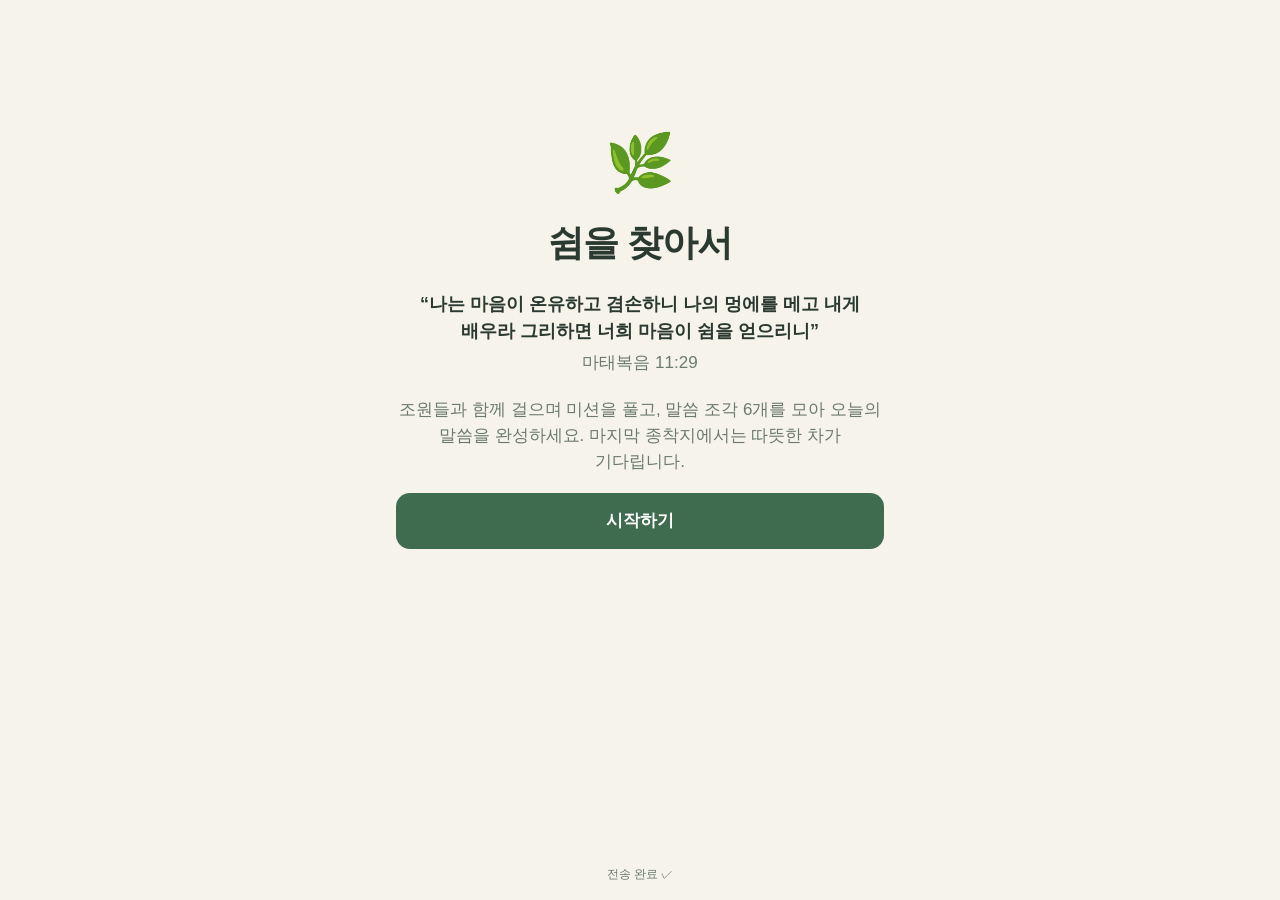
<file: index.html>
<!doctype html>
<html lang="ko">
<head>
<meta charset="utf-8">
<meta name="viewport" content="width=device-width, initial-scale=1, viewport-fit=cover">
<meta name="theme-color" content="#3f6b4f">
<title>쉼을 찾아서</title>
<link rel="stylesheet" href="css/style.css">
</head>
<body>
<div id="app"><p style="padding:24px">불러오는 중…</p></div>
<noscript>자바스크립트를 켜 주세요.</noscript>
<script src="js/config.js"></script>
<script src="js/data.js"></script>
<script src="js/app.js"></script>
<script>if ("serviceWorker" in navigator && location.protocol === "https:") navigator.serviceWorker.register("sw.js").catch(function () {});</script>
</body>
</html>
</file>
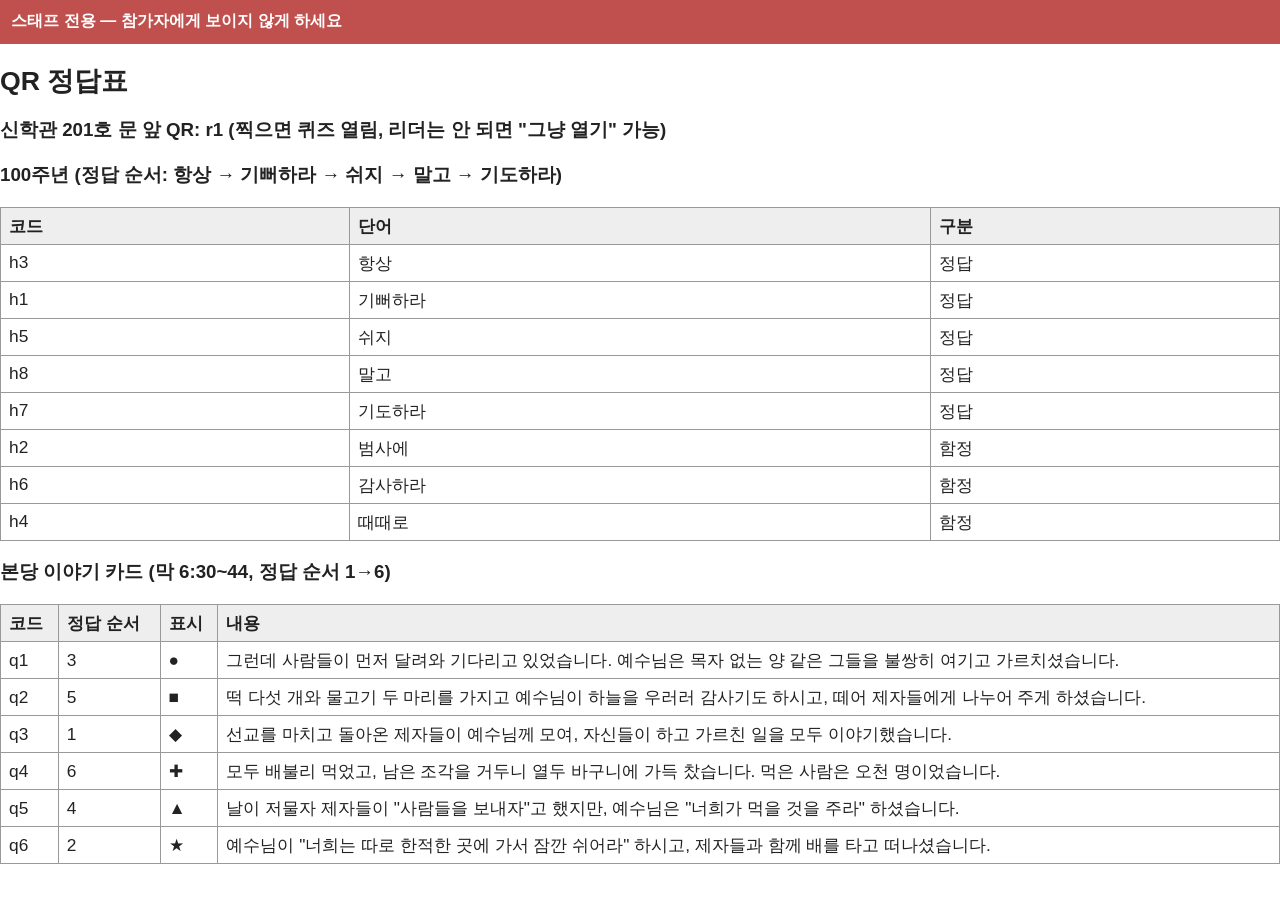
<file: print-qr-staff.html>
<!doctype html><meta charset="utf-8"><title>스태프 정답표</title><style>@page{size:A4;margin:12mm}body{font-family:"Noto Sans CJK KR","Noto Sans KR","Malgun Gothic",sans-serif;margin:0;color:#222}
.pg{page-break-after:always;min-height:270mm}h1{font-size:30pt;margin:0 0 4mm}h2{font-size:20pt;margin:0 0 4mm}.sub{color:#555;font-size:12pt;margin-bottom:8mm}
.g{display:grid;gap:6mm}.g2{grid-template-columns:repeat(2,1fr)}.g3{grid-template-columns:repeat(3,1fr)}
.c{border:1.5px dashed #888;text-align:center;padding:4mm;break-inside:avoid}.c svg{width:100%;max-width:50mm;height:auto}
.code{font-size:16pt;font-weight:700;letter-spacing:1px}.k{font-size:10pt;color:#666}
.big svg{width:130mm;height:auto}.room{border:3px solid #3f6b4f;border-radius:6mm;padding:10mm;margin-bottom:10mm;text-align:center}.room b{font-size:48pt;display:block}.room span{font-size:26pt}
table{border-collapse:collapse;width:100%;font-size:13pt}td,th{border:1px solid #999;padding:6px 8px;text-align:left}th{background:#eee}.ban{background:#c0504d;color:#fff;padding:3mm;font-weight:700;margin-bottom:5mm}</style><div class="ban">스태프 전용 — 참가자에게 보이지 않게 하세요</div><h2>QR 정답표</h2><h3>신학관 201호 문 앞 QR: r1 (찍으면 퀴즈 열림, 리더는 안 되면 "그냥 열기" 가능)</h3><h3>100주년 (정답 순서: 항상 → 기뻐하라 → 쉬지 → 말고 → 기도하라)</h3><table><tr><th>코드</th><th>단어</th><th>구분</th></tr><tr><td>h3</td><td>항상</td><td>정답</td></tr><tr><td>h1</td><td>기뻐하라</td><td>정답</td></tr><tr><td>h5</td><td>쉬지</td><td>정답</td></tr><tr><td>h8</td><td>말고</td><td>정답</td></tr><tr><td>h7</td><td>기도하라</td><td>정답</td></tr><tr><td>h2</td><td>범사에</td><td>함정</td></tr><tr><td>h6</td><td>감사하라</td><td>함정</td></tr><tr><td>h4</td><td>때때로</td><td>함정</td></tr></table><h3>본당 이야기 카드 (막 6:30~44, 정답 순서 1→6)</h3><table><tr><th>코드</th><th>정답 순서</th><th>표시</th><th>내용</th></tr><tr><td>q1</td><td>3</td><td>●</td><td>그런데 사람들이 먼저 달려와 기다리고 있었습니다. 예수님은 목자 없는 양 같은 그들을 불쌍히 여기고 가르치셨습니다.</td></tr><tr><td>q2</td><td>5</td><td>■</td><td>떡 다섯 개와 물고기 두 마리를 가지고 예수님이 하늘을 우러러 감사기도 하시고, 떼어 제자들에게 나누어 주게 하셨습니다.</td></tr><tr><td>q3</td><td>1</td><td>◆</td><td>선교를 마치고 돌아온 제자들이 예수님께 모여, 자신들이 하고 가르친 일을 모두 이야기했습니다.</td></tr><tr><td>q4</td><td>6</td><td>✚</td><td>모두 배불리 먹었고, 남은 조각을 거두니 열두 바구니에 가득 찼습니다. 먹은 사람은 오천 명이었습니다.</td></tr><tr><td>q5</td><td>4</td><td>▲</td><td>날이 저물자 제자들이 "사람들을 보내자"고 했지만, 예수님은 "너희가 먹을 것을 주라" 하셨습니다.</td></tr><tr><td>q6</td><td>2</td><td>★</td><td>예수님이 "너희는 따로 한적한 곳에 가서 잠깐 쉬어라" 하시고, 제자들과 함께 배를 타고 떠나셨습니다.</td></tr></table>
</file>
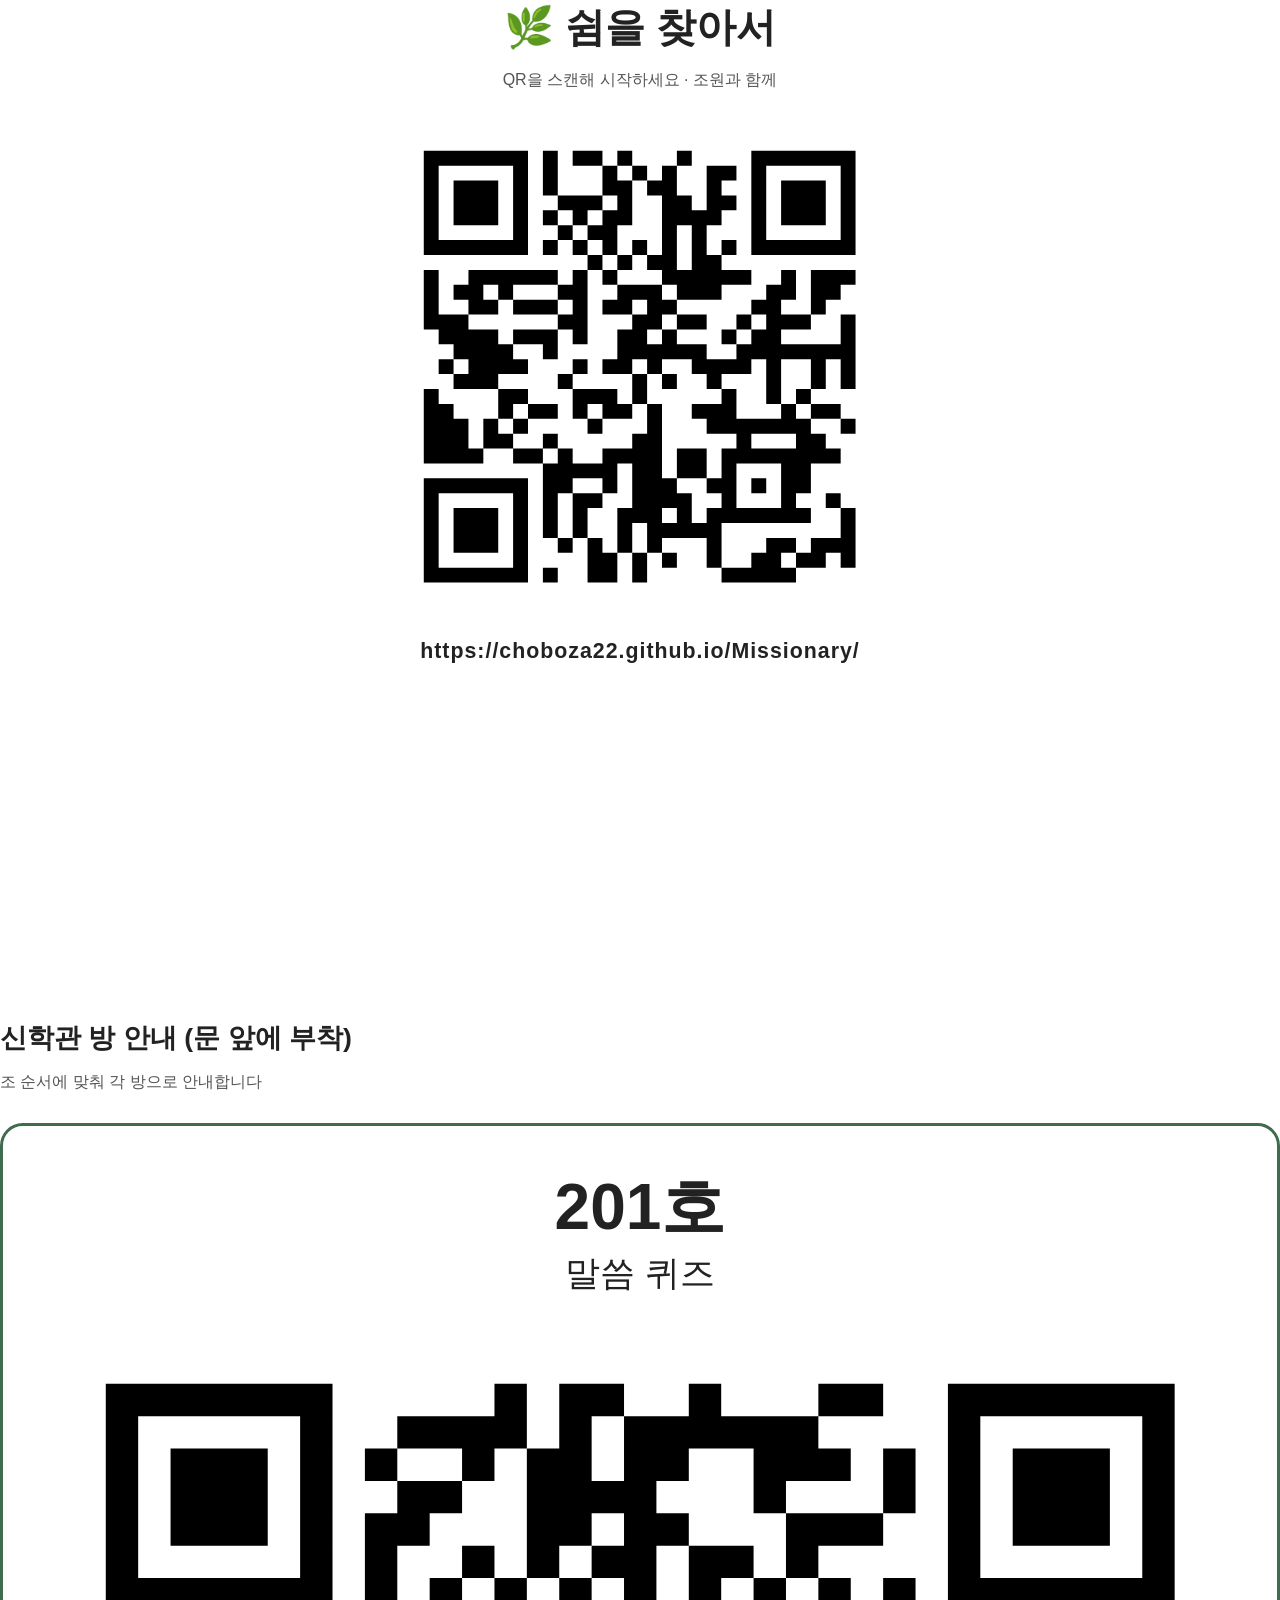
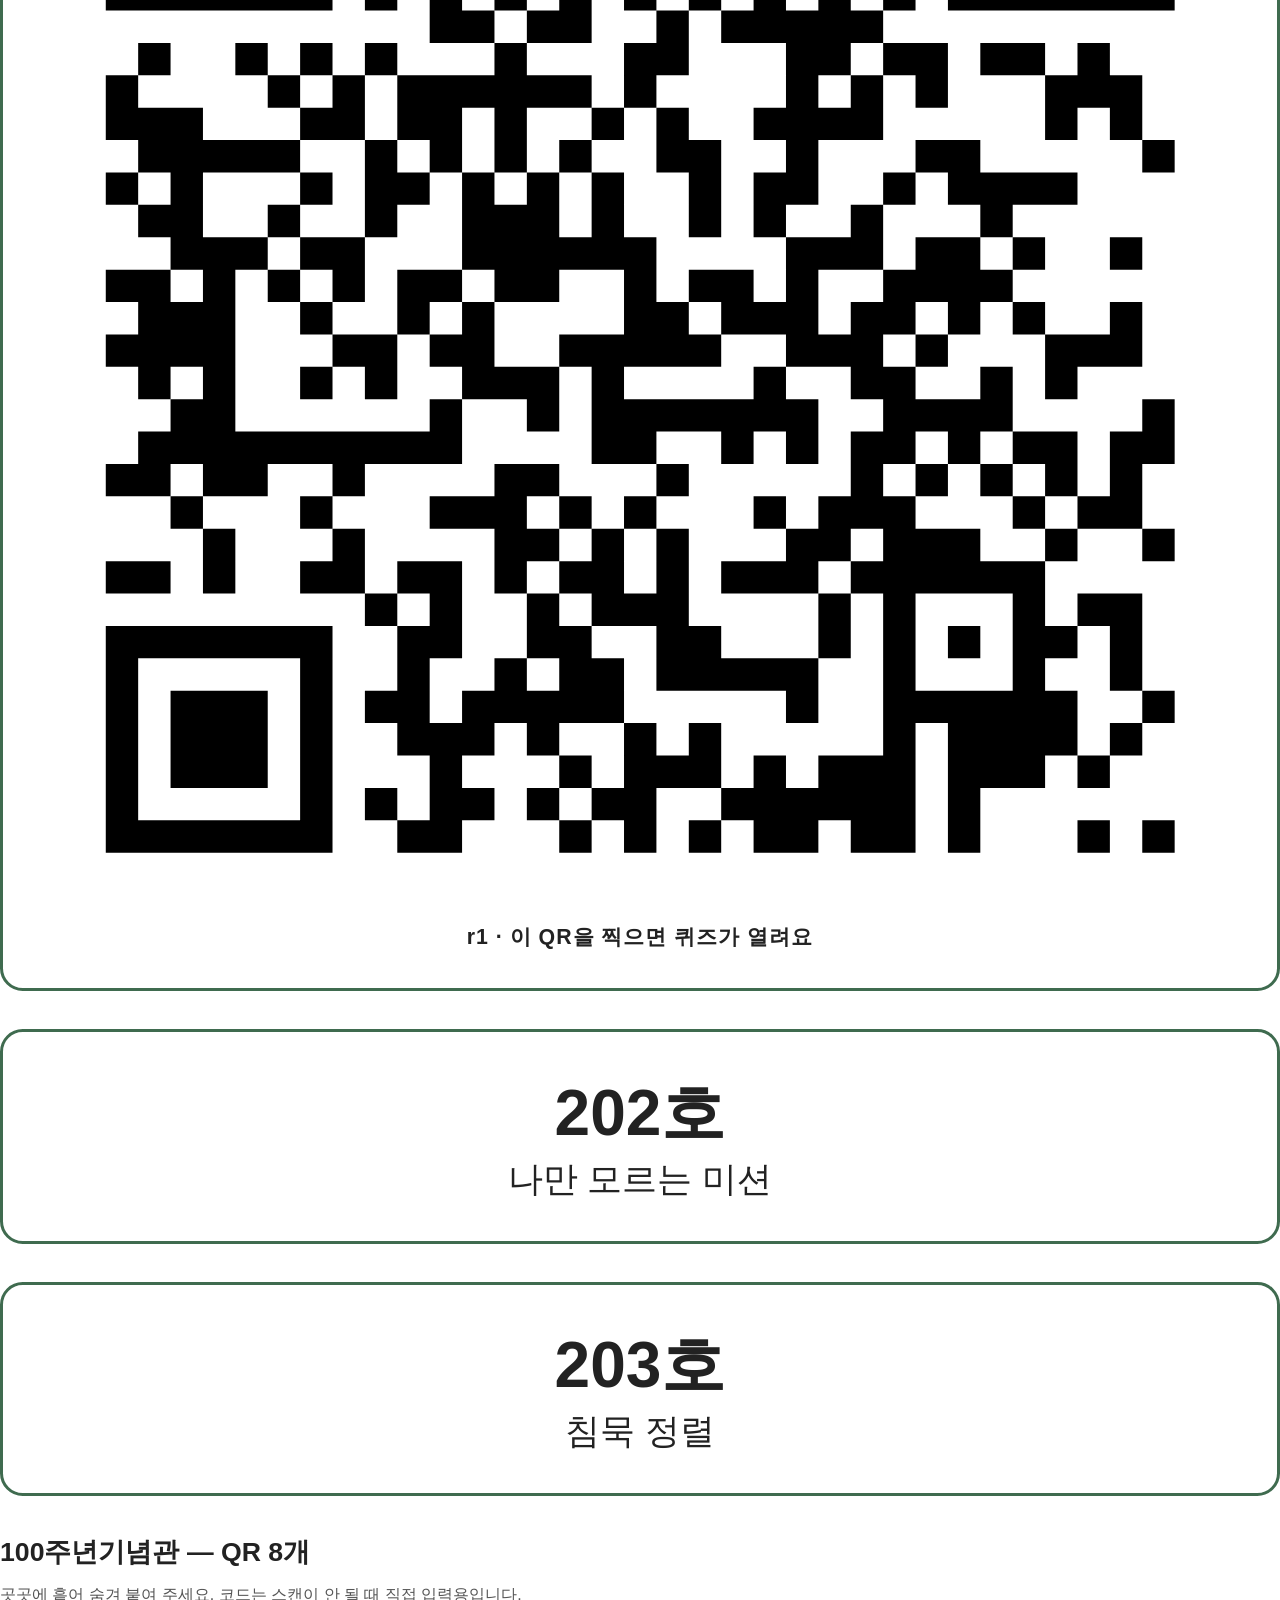
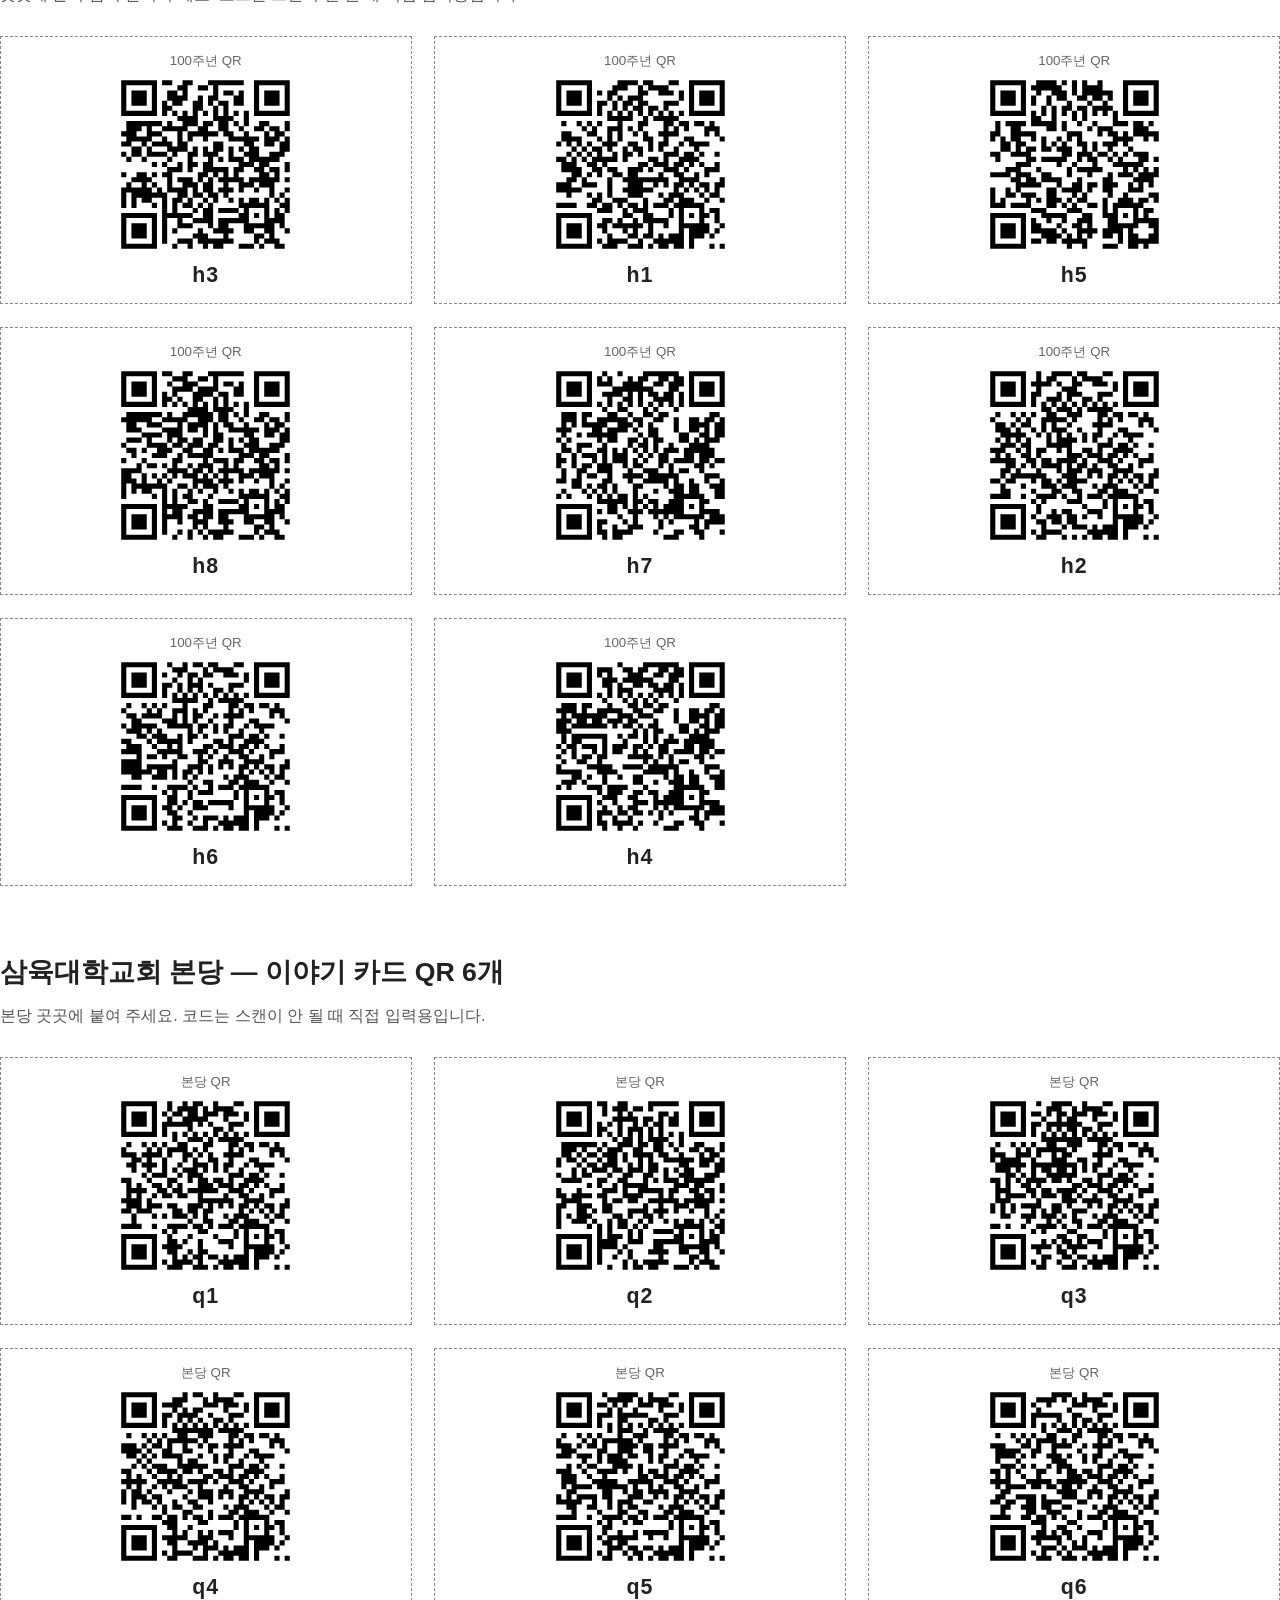
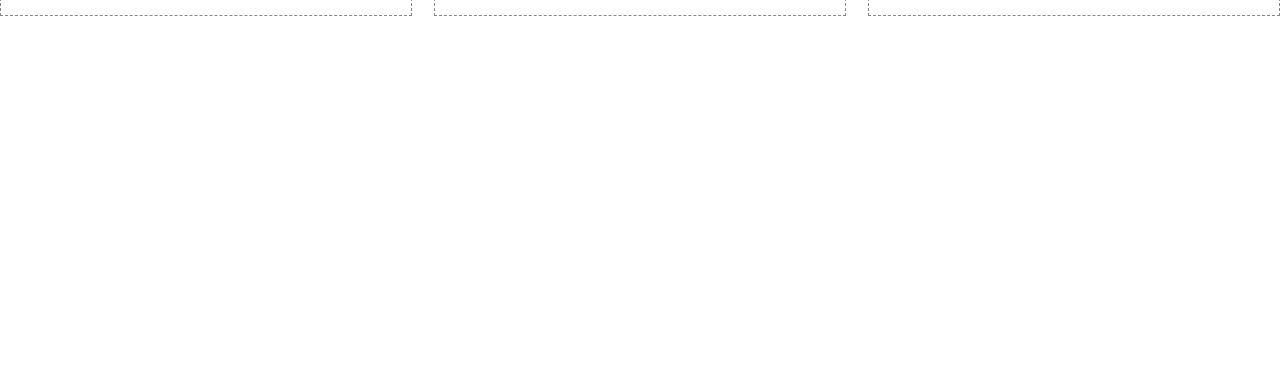
<file: print-qr.html>
<!doctype html><meta charset="utf-8"><title>QR 인쇄용</title><style>@page{size:A4;margin:12mm}body{font-family:"Noto Sans CJK KR","Noto Sans KR","Malgun Gothic",sans-serif;margin:0;color:#222}
.pg{page-break-after:always;min-height:270mm}h1{font-size:30pt;margin:0 0 4mm}h2{font-size:20pt;margin:0 0 4mm}.sub{color:#555;font-size:12pt;margin-bottom:8mm}
.g{display:grid;gap:6mm}.g2{grid-template-columns:repeat(2,1fr)}.g3{grid-template-columns:repeat(3,1fr)}
.c{border:1.5px dashed #888;text-align:center;padding:4mm;break-inside:avoid}.c svg{width:100%;max-width:50mm;height:auto}
.code{font-size:16pt;font-weight:700;letter-spacing:1px}.k{font-size:10pt;color:#666}
.big svg{width:130mm;height:auto}.room{border:3px solid #3f6b4f;border-radius:6mm;padding:10mm;margin-bottom:10mm;text-align:center}.room b{font-size:48pt;display:block}.room span{font-size:26pt}
table{border-collapse:collapse;width:100%;font-size:13pt}td,th{border:1px solid #999;padding:6px 8px;text-align:left}th{background:#eee}.ban{background:#c0504d;color:#fff;padding:3mm;font-weight:700;margin-bottom:5mm}</style><div class="pg"><div class="big" style="text-align:center"><h1>🌿 쉼을 찾아서</h1><div class="sub">QR을 스캔해 시작하세요 · 조원과 함께</div><svg xmlns="http://www.w3.org/2000/svg" viewBox="0 0 198 198" class="segno"><path transform="scale(6)" class="qrline" stroke="#000" d="M2 2.5h7m1 0h1m1 0h2m1 0h1m3 0h1m4 0h7m-29 1h1m5 0h1m1 0h1m3 0h1m1 0h1m1 0h1m2 0h2m1 0h1m5 0h1m-29 1h1m1 0h3m1 0h1m1 0h1m3 0h2m1 0h2m2 0h1m2 0h1m1 0h3m1 0h1m-29 1h1m1 0h3m1 0h1m2 0h3m1 0h1m2 0h2m1 0h2m1 0h1m1 0h3m1 0h1m-29 1h1m1 0h3m1 0h1m1 0h1m1 0h1m1 0h2m2 0h4m2 0h1m1 0h3m1 0h1m-29 1h1m5 0h1m2 0h1m1 0h2m3 0h1m1 0h1m3 0h1m5 0h1m-29 1h7m1 0h1m1 0h1m1 0h1m1 0h1m1 0h1m1 0h1m1 0h1m1 0h7m-18 1h1m1 0h1m1 0h2m1 0h2m-20 1h1m2 0h6m1 0h1m1 0h1m3 0h6m2 0h1m1 0h3m-29 1h1m1 0h2m1 0h1m3 0h2m2 0h3m1 0h3m3 0h2m1 0h2m-28 1h1m2 0h2m1 0h3m1 0h1m1 0h2m1 0h2m5 0h2m2 0h1m-27 1h3m6 0h2m3 0h2m1 0h2m2 0h1m1 0h3m2 0h1m-28 1h4m1 0h3m1 0h1m2 0h2m1 0h1m3 0h1m1 0h2m4 0h1m-27 1h4m2 0h1m4 0h6m2 0h8m-28 1h1m1 0h4m3 0h1m1 0h2m1 0h1m2 0h4m1 0h1m2 0h1m1 0h1m-27 1h3m4 0h1m4 0h1m1 0h1m2 0h1m3 0h1m2 0h1m1 0h1m-29 1h1m4 0h2m3 0h3m1 0h1m5 0h1m2 0h1m1 0h1m-26 1h2m3 0h1m1 0h2m1 0h1m1 0h2m1 0h1m2 0h3m3 0h1m1 0h2m-28 1h3m1 0h1m1 0h1m4 0h1m3 0h1m3 0h7m2 0h1m-29 1h3m1 0h2m2 0h1m5 0h2m5 0h1m3 0h2m-27 1h4m2 0h2m1 0h1m2 0h4m1 0h2m1 0h8m-20 1h5m1 0h2m1 0h2m1 0h1m3 0h2m-26 1h7m1 0h2m2 0h1m1 0h3m2 0h2m1 0h1m1 0h2m-26 1h1m5 0h1m1 0h1m1 0h2m2 0h4m2 0h1m3 0h1m2 0h1m-28 1h1m1 0h3m1 0h1m1 0h1m1 0h1m2 0h3m1 0h1m1 0h7m2 0h1m-29 1h1m1 0h3m1 0h1m1 0h1m1 0h1m2 0h1m1 0h5m8 0h1m-29 1h1m1 0h3m1 0h1m2 0h1m1 0h1m1 0h1m1 0h1m3 0h1m3 0h2m1 0h3m-29 1h1m5 0h1m4 0h2m1 0h1m1 0h1m2 0h1m2 0h2m1 0h2m1 0h1m-29 1h7m1 0h1m2 0h2m1 0h1m5 0h5"/></svg>
<p class="code" style="margin-top:6mm">https://choboza22.github.io/Missionary/</p></div></div><div class="pg"><h2>신학관 방 안내 (문 앞에 부착)</h2><div class="sub">조 순서에 맞춰 각 방으로 안내합니다</div><div class="room"><b>201호</b><span>말씀 퀴즈</span><div style="margin-top:6mm"><svg xmlns="http://www.w3.org/2000/svg" viewBox="0 0 222 222" class="segno"><path transform="scale(6)" class="qrline" stroke="#000" d="M2 2.5h7m5 0h1m1 0h2m2 0h1m3 0h2m2 0h7m-33 1h1m5 0h1m2 0h4m1 0h1m1 0h6m4 0h1m5 0h1m-33 1h1m1 0h3m1 0h1m1 0h1m2 0h1m1 0h2m1 0h2m2 0h3m1 0h1m1 0h1m1 0h3m1 0h1m-33 1h1m1 0h3m1 0h1m2 0h2m2 0h4m3 0h1m3 0h1m1 0h1m1 0h3m1 0h1m-33 1h1m1 0h3m1 0h1m1 0h2m3 0h2m1 0h2m3 0h3m2 0h1m1 0h3m1 0h1m-33 1h1m5 0h1m1 0h1m2 0h1m1 0h1m1 0h2m1 0h2m1 0h1m4 0h1m5 0h1m-33 1h7m1 0h1m1 0h1m1 0h1m1 0h1m1 0h1m1 0h1m1 0h1m1 0h1m1 0h1m1 0h7m-23 1h2m1 0h2m2 0h1m1 0h5m-23 1h1m2 0h1m1 0h1m1 0h1m3 0h1m3 0h2m3 0h2m1 0h2m1 0h2m1 0h1m-31 1h1m4 0h1m1 0h1m1 0h6m1 0h1m4 0h1m1 0h1m1 0h1m3 0h3m-32 1h3m3 0h2m1 0h2m1 0h1m2 0h1m1 0h1m2 0h4m5 0h1m1 0h1m-31 1h5m2 0h1m1 0h1m1 0h1m1 0h1m2 0h2m2 0h1m3 0h2m5 0h1m-33 1h1m1 0h1m3 0h1m1 0h2m1 0h1m1 0h1m1 0h1m2 0h1m1 0h2m2 0h1m1 0h4m-29 1h2m2 0h1m2 0h1m2 0h3m1 0h1m2 0h1m1 0h1m2 0h1m3 0h1m-26 1h3m1 0h2m3 0h6m4 0h3m1 0h2m1 0h1m2 0h1m-32 1h2m1 0h1m1 0h1m1 0h1m1 0h2m1 0h2m2 0h1m1 0h2m1 0h1m2 0h4m-27 1h3m2 0h1m2 0h1m1 0h1m4 0h2m1 0h3m1 0h2m1 0h1m1 0h1m2 0h1m-32 1h4m3 0h2m1 0h2m2 0h5m2 0h3m1 0h1m3 0h3m-31 1h1m1 0h1m2 0h1m1 0h1m2 0h3m1 0h1m4 0h1m2 0h2m2 0h1m1 0h1m-28 1h2m6 0h1m2 0h1m1 0h7m2 0h4m4 0h1m-32 1h10m4 0h2m2 0h1m1 0h1m1 0h2m1 0h1m1 0h2m1 0h2m-33 1h2m1 0h2m2 0h1m4 0h2m3 0h1m5 0h1m1 0h1m1 0h1m1 0h1m1 0h1m-30 1h1m3 0h1m3 0h3m1 0h1m1 0h1m3 0h1m1 0h3m3 0h1m1 0h2m-29 1h1m3 0h1m4 0h2m1 0h1m1 0h1m3 0h2m1 0h3m2 0h1m2 0h1m-33 1h2m1 0h1m2 0h2m1 0h2m1 0h1m1 0h2m1 0h1m1 0h3m1 0h6m-21 1h1m1 0h1m2 0h1m1 0h3m4 0h1m1 0h1m3 0h1m1 0h2m-32 1h7m2 0h2m2 0h2m2 0h2m3 0h1m1 0h1m1 0h1m1 0h2m1 0h1m-32 1h1m5 0h1m2 0h1m2 0h1m1 0h2m1 0h5m2 0h1m3 0h1m2 0h1m-32 1h1m1 0h3m1 0h1m1 0h2m1 0h5m5 0h1m2 0h6m2 0h1m-33 1h1m1 0h3m1 0h1m2 0h3m1 0h1m2 0h1m1 0h1m5 0h1m1 0h4m1 0h1m-32 1h1m1 0h3m1 0h1m3 0h1m3 0h1m1 0h3m1 0h1m1 0h3m1 0h3m1 0h1m-31 1h1m5 0h1m1 0h1m1 0h2m1 0h1m1 0h2m2 0h6m1 0h1m-27 1h7m2 0h2m3 0h1m1 0h1m1 0h1m1 0h2m1 0h2m1 0h1m3 0h1m1 0h1"/></svg>
<div class="code">r1 · 이 QR을 찍으면 퀴즈가 열려요</div></div></div><div class="room"><b>202호</b><span>나만 모르는 미션</span></div><div class="room"><b>203호</b><span>침묵 정렬</span></div></div><div class="pg"><h2>100주년기념관 — QR 8개</h2><div class="sub">곳곳에 흩어 숨겨 붙여 주세요. 코드는 스캔이 안 될 때 직접 입력용입니다.</div><div class="g g3"><div class="c"><div class="k">100주년 QR</div><svg xmlns="http://www.w3.org/2000/svg" viewBox="0 0 222 222" class="segno"><path transform="scale(6)" class="qrline" stroke="#000" d="M2 2.5h7m1 0h2m2 0h2m3 0h7m2 0h7m-33 1h1m5 0h1m4 0h2m2 0h2m1 0h1m7 0h1m5 0h1m-33 1h1m1 0h3m1 0h1m2 0h2m1 0h1m5 0h1m1 0h2m1 0h1m2 0h1m1 0h3m1 0h1m-33 1h1m1 0h3m1 0h1m2 0h4m2 0h1m1 0h2m3 0h2m2 0h1m1 0h3m1 0h1m-33 1h1m1 0h3m1 0h1m1 0h1m1 0h2m2 0h2m1 0h1m1 0h2m1 0h2m2 0h1m1 0h3m1 0h1m-33 1h1m5 0h1m1 0h2m4 0h2m2 0h1m1 0h1m5 0h1m5 0h1m-33 1h7m1 0h1m1 0h1m1 0h1m1 0h1m1 0h1m1 0h1m1 0h1m1 0h1m1 0h1m1 0h7m-22 1h4m3 0h4m2 0h1m-24 1h7m1 0h1m2 0h3m1 0h2m1 0h2m1 0h1m1 0h1m2 0h2m3 0h1m-32 1h3m1 0h1m2 0h5m2 0h2m2 0h2m2 0h1m2 0h2m1 0h2m1 0h1m-33 1h3m2 0h3m3 0h1m1 0h6m1 0h2m2 0h1m3 0h1m1 0h2m-31 1h5m2 0h1m2 0h1m1 0h1m2 0h1m4 0h6m1 0h3m1 0h1m-33 1h2m2 0h1m1 0h4m1 0h2m5 0h2m4 0h2m2 0h2m1 0h2m-31 1h2m1 0h1m3 0h4m1 0h1m1 0h1m1 0h2m1 0h1m1 0h1m1 0h2m4 0h2m-33 1h1m1 0h2m1 0h4m1 0h1m2 0h2m1 0h3m2 0h1m2 0h3m2 0h3m-31 1h1m2 0h1m4 0h1m3 0h1m3 0h1m1 0h1m1 0h3m1 0h6m-25 1h1m1 0h1m2 0h1m1 0h2m1 0h2m5 0h3m1 0h2m3 0h1m-24 1h3m1 0h1m2 0h5m1 0h2m2 0h2m1 0h2m1 0h1m-33 1h1m2 0h2m1 0h1m1 0h2m5 0h2m1 0h1m1 0h1m1 0h1m4 0h2m1 0h1m-29 1h4m3 0h1m1 0h3m1 0h1m1 0h1m1 0h5m1 0h6m1 0h1m-32 1h1m2 0h1m1 0h1m2 0h1m2 0h3m1 0h2m2 0h1m2 0h3m1 0h3m-30 1h6m1 0h1m1 0h4m1 0h1m1 0h2m1 0h3m1 0h1m2 0h1m2 0h1m2 0h1m-33 1h1m1 0h7m2 0h2m1 0h2m1 0h2m1 0h1m8 0h1m1 0h1m-32 1h1m1 0h1m1 0h2m2 0h1m1 0h2m1 0h1m2 0h1m1 0h1m2 0h1m1 0h1m1 0h2m1 0h1m1 0h1m1 0h1m-33 1h1m1 0h1m3 0h1m1 0h1m1 0h1m1 0h2m1 0h1m1 0h1m5 0h6m2 0h2m-25 1h1m1 0h1m3 0h1m1 0h2m1 0h4m1 0h1m3 0h1m1 0h1m1 0h1m-33 1h7m1 0h6m2 0h2m5 0h2m1 0h1m1 0h1m1 0h2m-32 1h1m5 0h1m1 0h1m2 0h1m2 0h4m1 0h6m3 0h4m-32 1h1m1 0h3m1 0h1m1 0h1m2 0h3m3 0h1m1 0h2m3 0h6m1 0h1m-32 1h1m1 0h3m1 0h1m1 0h1m1 0h1m4 0h1m2 0h4m2 0h2m2 0h2m2 0h1m-33 1h1m1 0h3m1 0h1m1 0h1m5 0h3m3 0h1m5 0h2m1 0h1m-30 1h1m5 0h1m1 0h1m2 0h3m1 0h7m4 0h1m1 0h3m-31 1h7m3 0h1m2 0h1m2 0h1m1 0h2m3 0h3m1 0h1m2 0h2"/></svg>
<div class="code">h3</div></div><div class="c"><div class="k">100주년 QR</div><svg xmlns="http://www.w3.org/2000/svg" viewBox="0 0 222 222" class="segno"><path transform="scale(6)" class="qrline" stroke="#000" d="M2 2.5h7m5 0h4m1 0h2m3 0h2m2 0h7m-33 1h1m5 0h1m4 0h3m2 0h1m1 0h4m4 0h1m5 0h1m-33 1h1m1 0h3m1 0h1m1 0h1m1 0h2m4 0h2m2 0h3m1 0h1m1 0h1m1 0h3m1 0h1m-33 1h1m1 0h3m1 0h1m3 0h1m1 0h1m1 0h3m7 0h1m1 0h1m1 0h3m1 0h1m-33 1h1m1 0h3m1 0h1m1 0h2m1 0h1m1 0h2m1 0h2m3 0h3m2 0h1m1 0h3m1 0h1m-33 1h1m5 0h1m1 0h1m2 0h1m1 0h1m1 0h2m1 0h2m1 0h1m4 0h1m5 0h1m-33 1h7m1 0h1m1 0h1m1 0h1m1 0h1m1 0h1m1 0h1m1 0h1m1 0h1m1 0h1m1 0h7m-23 1h5m2 0h1m1 0h5m-23 1h1m2 0h1m1 0h1m1 0h1m3 0h1m3 0h2m3 0h2m1 0h2m1 0h2m1 0h1m-26 1h1m1 0h1m2 0h3m1 0h1m1 0h1m4 0h1m1 0h1m1 0h1m3 0h3m-31 1h2m3 0h2m2 0h1m1 0h1m2 0h1m1 0h1m2 0h4m5 0h1m1 0h1m-31 1h4m3 0h1m1 0h1m1 0h1m4 0h2m2 0h1m3 0h2m5 0h1m-33 1h1m1 0h1m1 0h1m1 0h1m2 0h3m2 0h2m2 0h1m1 0h2m2 0h1m1 0h4m-27 1h1m1 0h1m1 0h2m1 0h1m2 0h1m1 0h2m1 0h1m1 0h1m2 0h1m3 0h1m-26 1h1m1 0h1m1 0h1m1 0h1m2 0h1m1 0h2m1 0h1m4 0h3m1 0h2m1 0h1m2 0h1m-32 1h2m1 0h1m1 0h1m1 0h5m1 0h1m4 0h2m1 0h1m2 0h4m-27 1h3m2 0h2m1 0h1m6 0h2m1 0h3m1 0h2m1 0h1m1 0h1m2 0h1m-31 1h4m2 0h2m1 0h2m2 0h3m1 0h1m2 0h3m1 0h1m3 0h3m-29 1h2m1 0h1m1 0h1m2 0h2m1 0h2m4 0h1m2 0h2m2 0h1m1 0h1m-28 1h2m1 0h1m4 0h1m2 0h9m2 0h4m4 0h1m-33 1h3m2 0h3m2 0h1m3 0h3m2 0h1m1 0h1m1 0h2m1 0h1m1 0h2m1 0h2m-33 1h5m5 0h1m2 0h6m4 0h1m1 0h1m1 0h1m1 0h1m1 0h1m-30 1h1m3 0h1m1 0h1m1 0h1m3 0h3m3 0h1m1 0h3m3 0h1m1 0h2m-25 1h2m2 0h3m3 0h1m3 0h2m1 0h3m2 0h1m2 0h1m-33 1h4m2 0h2m1 0h2m1 0h1m1 0h2m1 0h1m1 0h3m1 0h6m-21 1h3m2 0h1m1 0h3m4 0h1m1 0h1m3 0h1m1 0h2m-32 1h7m6 0h2m2 0h2m3 0h1m1 0h1m1 0h1m1 0h2m1 0h1m-32 1h1m5 0h1m2 0h2m1 0h1m2 0h1m1 0h5m2 0h1m3 0h1m2 0h1m-32 1h1m1 0h3m1 0h1m1 0h2m1 0h6m1 0h1m2 0h1m2 0h6m2 0h1m-33 1h1m1 0h3m1 0h1m2 0h1m3 0h1m1 0h1m2 0h1m5 0h1m1 0h4m1 0h1m-32 1h1m1 0h3m1 0h1m3 0h1m3 0h2m1 0h2m1 0h1m1 0h3m1 0h3m1 0h1m-31 1h1m5 0h1m1 0h1m1 0h4m2 0h1m2 0h6m1 0h1m-27 1h7m2 0h3m2 0h3m1 0h1m1 0h2m1 0h2m1 0h1m3 0h1m1 0h1"/></svg>
<div class="code">h1</div></div><div class="c"><div class="k">100주년 QR</div><svg xmlns="http://www.w3.org/2000/svg" viewBox="0 0 222 222" class="segno"><path transform="scale(6)" class="qrline" stroke="#000" d="M2 2.5h7m2 0h4m1 0h1m1 0h1m1 0h1m2 0h1m4 0h7m-33 1h1m5 0h1m1 0h6m2 0h1m1 0h4m4 0h1m5 0h1m-33 1h1m1 0h3m1 0h1m2 0h1m2 0h3m1 0h1m1 0h6m2 0h1m1 0h3m1 0h1m-33 1h1m1 0h3m1 0h1m1 0h1m2 0h1m1 0h2m2 0h2m1 0h2m1 0h1m2 0h1m1 0h3m1 0h1m-33 1h1m1 0h3m1 0h1m1 0h1m2 0h1m3 0h1m3 0h1m2 0h1m3 0h1m1 0h3m1 0h1m-33 1h1m5 0h1m3 0h1m1 0h1m1 0h2m1 0h2m1 0h4m2 0h1m5 0h1m-33 1h7m1 0h1m1 0h1m1 0h1m1 0h1m1 0h1m1 0h1m1 0h1m1 0h1m1 0h1m1 0h7m-25 1h2m2 0h1m3 0h1m1 0h1m5 0h1m-24 1h1m1 0h4m1 0h5m1 0h1m2 0h1m2 0h1m3 0h3m1 0h2m1 0h1m-31 1h1m2 0h2m5 0h2m1 0h1m4 0h1m1 0h3m4 0h3m-31 1h2m2 0h5m6 0h3m3 0h1m1 0h2m1 0h1m1 0h5m-33 1h1m1 0h1m1 0h2m2 0h1m1 0h1m2 0h1m1 0h1m1 0h1m6 0h4m2 0h1m1 0h1m-31 1h2m1 0h2m3 0h1m1 0h1m1 0h1m2 0h2m1 0h1m1 0h3m1 0h1m-25 1h2m1 0h1m1 0h2m1 0h2m1 0h3m2 0h1m1 0h1m2 0h1m3 0h1m-28 1h2m2 0h4m6 0h2m1 0h3m1 0h2m1 0h1m1 0h1m1 0h3m-30 1h1m5 0h2m1 0h5m2 0h1m1 0h2m2 0h1m1 0h1m3 0h2m1 0h1m-28 1h3m5 0h1m2 0h1m3 0h1m3 0h6m-27 1h3m3 0h1m5 0h1m1 0h5m4 0h1m1 0h1m1 0h1m1 0h1m-33 1h4m1 0h3m2 0h2m3 0h1m3 0h1m3 0h1m1 0h3m1 0h4m-29 1h2m1 0h2m1 0h4m3 0h1m4 0h2m4 0h4m-27 1h5m3 0h1m2 0h2m1 0h2m1 0h3m2 0h1m1 0h1m1 0h1m-32 1h1m2 0h1m1 0h1m5 0h2m1 0h4m1 0h1m2 0h2m3 0h3m-30 1h1m2 0h2m1 0h3m2 0h2m3 0h1m1 0h1m4 0h1m2 0h1m4 0h2m-33 1h1m1 0h1m4 0h1m1 0h1m1 0h3m1 0h1m1 0h2m3 0h1m2 0h3m1 0h2m1 0h1m-33 1h3m1 0h4m3 0h2m1 0h1m1 0h1m2 0h2m1 0h1m1 0h6m-22 1h3m4 0h3m4 0h1m1 0h1m3 0h1m1 0h2m-32 1h7m3 0h5m3 0h2m2 0h3m1 0h1m1 0h1m1 0h1m-31 1h1m5 0h1m1 0h1m2 0h1m2 0h1m2 0h3m3 0h2m3 0h5m-33 1h1m1 0h3m1 0h1m1 0h2m3 0h1m2 0h2m1 0h1m3 0h6m2 0h2m-33 1h1m1 0h3m1 0h1m1 0h5m1 0h1m2 0h4m1 0h4m1 0h1m4 0h1m-33 1h1m1 0h3m1 0h1m3 0h4m1 0h1m1 0h1m1 0h1m2 0h2m1 0h1m1 0h2m2 0h2m-33 1h1m5 0h1m1 0h2m1 0h2m1 0h5m6 0h1m1 0h6m-33 1h7m8 0h1m2 0h1m3 0h3m2 0h2m1 0h1"/></svg>
<div class="code">h5</div></div><div class="c"><div class="k">100주년 QR</div><svg xmlns="http://www.w3.org/2000/svg" viewBox="0 0 222 222" class="segno"><path transform="scale(6)" class="qrline" stroke="#000" d="M2 2.5h7m1 0h2m2 0h2m3 0h7m2 0h7m-33 1h1m5 0h1m3 0h3m2 0h2m1 0h1m7 0h1m5 0h1m-33 1h1m1 0h3m1 0h1m2 0h1m2 0h3m3 0h1m1 0h2m1 0h1m2 0h1m1 0h3m1 0h1m-33 1h1m1 0h3m1 0h1m3 0h4m1 0h4m3 0h2m2 0h1m1 0h3m1 0h1m-33 1h1m1 0h3m1 0h1m1 0h1m1 0h1m3 0h4m1 0h2m1 0h2m2 0h1m1 0h3m1 0h1m-33 1h1m5 0h1m1 0h2m1 0h1m2 0h2m2 0h1m1 0h1m5 0h1m5 0h1m-33 1h7m1 0h1m1 0h1m1 0h1m1 0h1m1 0h1m1 0h1m1 0h1m1 0h1m1 0h1m1 0h7m-20 1h4m1 0h4m2 0h1m-24 1h7m1 0h1m2 0h6m1 0h2m1 0h1m1 0h1m2 0h2m3 0h1m-33 1h6m2 0h5m2 0h3m1 0h2m2 0h1m2 0h2m1 0h2m1 0h1m-32 1h2m2 0h3m3 0h1m1 0h4m1 0h1m1 0h2m2 0h1m3 0h1m1 0h2m-31 1h3m4 0h4m1 0h2m1 0h1m1 0h1m2 0h6m1 0h3m1 0h1m-29 1h4m1 0h3m4 0h1m1 0h2m4 0h2m2 0h2m1 0h2m-32 1h3m1 0h1m3 0h1m1 0h2m1 0h2m2 0h2m1 0h1m1 0h1m1 0h2m4 0h2m-33 1h1m4 0h4m1 0h2m1 0h3m1 0h2m2 0h1m2 0h3m2 0h3m-31 1h2m1 0h1m2 0h3m2 0h2m2 0h2m1 0h1m1 0h3m1 0h6m-29 1h1m3 0h3m2 0h1m1 0h5m5 0h3m1 0h2m3 0h1m-33 1h1m3 0h1m5 0h2m4 0h1m1 0h3m1 0h2m2 0h2m1 0h2m1 0h1m-30 1h1m1 0h2m1 0h1m1 0h1m2 0h1m1 0h3m2 0h1m1 0h1m4 0h2m1 0h1m-31 1h4m5 0h4m1 0h2m1 0h1m1 0h5m1 0h6m1 0h1m-33 1h2m2 0h1m1 0h1m1 0h1m1 0h1m1 0h3m1 0h1m1 0h1m1 0h1m2 0h3m1 0h3m-30 1h3m1 0h1m2 0h1m1 0h1m4 0h4m1 0h3m1 0h1m2 0h1m2 0h1m2 0h1m-33 1h1m1 0h7m2 0h2m1 0h1m1 0h3m1 0h1m8 0h1m1 0h1m-32 1h1m1 0h1m1 0h2m2 0h1m1 0h1m2 0h1m1 0h1m2 0h1m2 0h1m1 0h1m1 0h2m1 0h1m1 0h1m1 0h1m-33 1h1m5 0h1m1 0h1m1 0h1m1 0h2m3 0h1m5 0h6m2 0h2m-25 1h1m1 0h1m2 0h2m1 0h1m2 0h4m1 0h1m3 0h1m1 0h1m1 0h1m-33 1h7m1 0h5m3 0h2m5 0h2m1 0h1m1 0h1m1 0h2m-32 1h1m5 0h1m1 0h1m1 0h2m2 0h4m1 0h6m3 0h4m-32 1h1m1 0h3m1 0h1m1 0h4m1 0h2m1 0h2m1 0h2m3 0h6m1 0h1m-32 1h1m1 0h3m1 0h1m1 0h1m2 0h1m2 0h3m2 0h3m2 0h2m2 0h2m2 0h1m-33 1h1m1 0h3m1 0h1m1 0h1m5 0h1m1 0h1m3 0h1m5 0h2m1 0h1m-30 1h1m5 0h1m1 0h1m2 0h1m1 0h1m1 0h1m1 0h5m4 0h1m1 0h3m-31 1h7m3 0h1m2 0h1m2 0h1m1 0h2m3 0h3m1 0h1m2 0h2"/></svg>
<div class="code">h8</div></div><div class="c"><div class="k">100주년 QR</div><svg xmlns="http://www.w3.org/2000/svg" viewBox="0 0 222 222" class="segno"><path transform="scale(6)" class="qrline" stroke="#000" d="M2 2.5h7m2 0h1m2 0h1m4 0h7m2 0h7m-33 1h1m5 0h1m1 0h1m1 0h1m3 0h1m1 0h2m2 0h2m1 0h2m1 0h1m5 0h1m-33 1h1m1 0h3m1 0h1m1 0h3m2 0h4m2 0h2m1 0h3m1 0h1m1 0h3m1 0h1m-33 1h1m1 0h3m1 0h1m4 0h8m3 0h2m2 0h1m1 0h3m1 0h1m-33 1h1m1 0h3m1 0h1m2 0h4m1 0h1m1 0h1m1 0h2m1 0h2m1 0h1m1 0h1m1 0h3m1 0h1m-33 1h1m5 0h1m3 0h1m2 0h2m1 0h1m2 0h4m1 0h1m1 0h1m5 0h1m-33 1h7m1 0h1m1 0h1m1 0h1m1 0h1m1 0h1m1 0h1m1 0h1m1 0h1m1 0h1m1 0h7m-24 1h1m2 0h2m3 0h1m1 0h1m3 0h1m-23 1h3m1 0h2m3 0h2m2 0h1m2 0h2m1 0h2m8 0h2m-31 1h3m1 0h1m2 0h6m1 0h2m2 0h2m2 0h1m2 0h2m1 0h2m1 0h1m-32 1h1m1 0h1m1 0h5m2 0h3m1 0h1m1 0h1m4 0h1m2 0h4m1 0h2m-33 1h3m4 0h2m1 0h4m1 0h1m2 0h2m3 0h1m2 0h2m1 0h1m1 0h2m-32 1h1m2 0h1m1 0h6m4 0h1m1 0h2m4 0h2m2 0h2m1 0h2m-33 1h1m1 0h1m5 0h1m1 0h2m2 0h2m1 0h1m1 0h2m3 0h2m1 0h1m1 0h3m-31 1h1m2 0h3m2 0h1m4 0h1m1 0h2m1 0h1m2 0h1m3 0h4m-29 1h2m1 0h1m3 0h2m1 0h1m1 0h1m1 0h1m1 0h1m1 0h1m1 0h3m1 0h6m-31 1h1m2 0h1m1 0h3m1 0h1m1 0h3m2 0h1m1 0h1m1 0h2m3 0h2m1 0h3m-31 1h2m1 0h1m3 0h1m1 0h1m1 0h3m1 0h1m1 0h1m2 0h2m1 0h4m1 0h2m1 0h2m-33 1h1m2 0h1m1 0h2m1 0h3m2 0h1m1 0h2m3 0h1m1 0h1m4 0h2m1 0h1m-30 1h1m2 0h2m2 0h3m3 0h1m2 0h3m2 0h1m1 0h2m2 0h1m-28 1h1m2 0h1m1 0h2m2 0h1m2 0h4m1 0h6m5 0h3m-32 1h2m1 0h2m4 0h2m3 0h1m2 0h5m1 0h1m2 0h1m2 0h1m2 0h1m-30 1h2m1 0h1m1 0h2m1 0h1m3 0h2m4 0h1m1 0h2m1 0h2m2 0h3m-32 1h1m3 0h1m1 0h1m1 0h1m1 0h1m3 0h1m3 0h1m2 0h3m1 0h2m3 0h2m-33 1h1m1 0h1m3 0h1m1 0h1m1 0h1m1 0h2m1 0h1m1 0h1m5 0h6m2 0h2m-25 1h6m1 0h2m1 0h2m2 0h3m3 0h2m-30 1h7m3 0h2m1 0h1m1 0h1m1 0h1m1 0h1m1 0h4m1 0h1m1 0h1m-29 1h1m5 0h1m1 0h1m1 0h2m2 0h3m1 0h7m3 0h4m-32 1h1m1 0h3m1 0h1m5 0h1m2 0h1m3 0h1m1 0h1m1 0h6m1 0h3m-33 1h1m1 0h3m1 0h1m1 0h2m3 0h1m1 0h1m4 0h1m1 0h1m4 0h1m1 0h4m-33 1h1m1 0h3m1 0h1m1 0h1m2 0h1m2 0h3m3 0h1m5 0h2m1 0h1m-30 1h1m5 0h1m1 0h2m1 0h4m4 0h1m3 0h2m2 0h2m3 0h1m-33 1h7m2 0h1m1 0h2m8 0h3m4 0h1"/></svg>
<div class="code">h7</div></div><div class="c"><div class="k">100주년 QR</div><svg xmlns="http://www.w3.org/2000/svg" viewBox="0 0 222 222" class="segno"><path transform="scale(6)" class="qrline" stroke="#000" d="M2 2.5h7m2 0h1m2 0h4m1 0h2m3 0h2m2 0h7m-33 1h1m5 0h1m2 0h1m1 0h2m3 0h1m1 0h4m4 0h1m5 0h1m-33 1h1m1 0h3m1 0h1m1 0h4m1 0h1m2 0h2m2 0h3m1 0h1m1 0h1m1 0h3m1 0h1m-33 1h1m1 0h3m1 0h1m2 0h1m4 0h3m7 0h1m1 0h1m1 0h3m1 0h1m-33 1h1m1 0h3m1 0h1m1 0h2m3 0h1m1 0h3m3 0h3m2 0h1m1 0h3m1 0h1m-33 1h1m5 0h1m1 0h1m2 0h3m1 0h1m2 0h2m1 0h1m4 0h1m5 0h1m-33 1h7m1 0h1m1 0h1m1 0h1m1 0h1m1 0h1m1 0h1m1 0h1m1 0h1m1 0h1m1 0h7m-23 1h2m1 0h3m1 0h1m1 0h5m-23 1h1m2 0h1m1 0h1m1 0h1m2 0h2m2 0h3m3 0h2m1 0h2m1 0h2m1 0h1m-31 1h1m4 0h1m1 0h1m2 0h5m1 0h1m4 0h1m1 0h1m1 0h1m3 0h3m-31 1h2m1 0h1m1 0h2m2 0h1m1 0h1m2 0h1m4 0h4m5 0h1m1 0h1m-31 1h3m1 0h1m2 0h1m1 0h1m1 0h3m2 0h1m3 0h1m3 0h2m5 0h1m-31 1h5m2 0h1m1 0h1m1 0h1m1 0h1m2 0h1m1 0h2m2 0h1m1 0h4m-29 1h1m1 0h1m1 0h1m1 0h1m3 0h1m1 0h4m1 0h1m1 0h1m2 0h1m3 0h1m-26 1h3m1 0h2m3 0h5m5 0h3m1 0h2m1 0h1m2 0h1m-32 1h3m2 0h1m1 0h1m1 0h2m2 0h1m1 0h1m2 0h2m1 0h1m2 0h4m-27 1h1m1 0h1m2 0h2m1 0h1m5 0h3m1 0h3m1 0h2m1 0h1m1 0h1m2 0h1m-32 1h5m2 0h2m1 0h2m1 0h4m1 0h1m2 0h3m1 0h1m3 0h3m-29 1h2m1 0h1m1 0h1m1 0h4m1 0h1m1 0h2m1 0h1m2 0h2m2 0h1m1 0h1m-28 1h2m1 0h1m3 0h1m3 0h1m1 0h3m1 0h3m2 0h4m4 0h1m-31 1h1m1 0h7m3 0h3m2 0h1m1 0h1m1 0h2m1 0h1m1 0h2m1 0h2m-33 1h2m1 0h2m3 0h1m1 0h2m1 0h1m1 0h4m4 0h1m1 0h1m1 0h1m1 0h1m1 0h1m-30 1h1m3 0h1m3 0h3m1 0h3m3 0h1m1 0h3m3 0h1m1 0h2m-30 1h2m4 0h1m3 0h2m2 0h2m3 0h2m1 0h3m2 0h1m2 0h1m-33 1h4m2 0h1m2 0h4m1 0h1m2 0h1m1 0h3m1 0h6m-21 1h1m1 0h1m4 0h3m4 0h1m1 0h1m3 0h1m1 0h2m-32 1h7m2 0h1m8 0h1m3 0h1m1 0h1m1 0h1m1 0h2m1 0h1m-32 1h1m5 0h1m2 0h1m2 0h1m1 0h2m3 0h3m2 0h1m3 0h1m2 0h1m-32 1h1m1 0h3m1 0h1m1 0h1m2 0h3m1 0h2m1 0h1m2 0h1m2 0h6m2 0h1m-33 1h1m1 0h3m1 0h1m2 0h2m1 0h2m1 0h2m7 0h1m1 0h4m1 0h1m-32 1h1m1 0h3m1 0h1m3 0h1m3 0h1m1 0h3m1 0h1m1 0h3m1 0h3m1 0h1m-31 1h1m5 0h1m1 0h1m1 0h4m5 0h6m1 0h1m-27 1h7m2 0h2m3 0h1m1 0h1m1 0h1m1 0h2m1 0h2m1 0h1m3 0h1m1 0h1"/></svg>
<div class="code">h2</div></div><div class="c"><div class="k">100주년 QR</div><svg xmlns="http://www.w3.org/2000/svg" viewBox="0 0 222 222" class="segno"><path transform="scale(6)" class="qrline" stroke="#000" d="M2 2.5h7m2 0h1m2 0h1m1 0h2m1 0h2m3 0h2m2 0h7m-33 1h1m5 0h1m3 0h3m3 0h1m1 0h4m4 0h1m5 0h1m-33 1h1m1 0h3m1 0h1m1 0h1m2 0h1m1 0h2m1 0h2m2 0h3m1 0h1m1 0h1m1 0h3m1 0h1m-33 1h1m1 0h3m1 0h1m3 0h1m2 0h1m1 0h1m8 0h1m1 0h1m1 0h3m1 0h1m-33 1h1m1 0h3m1 0h1m1 0h2m1 0h1m1 0h3m1 0h1m3 0h3m2 0h1m1 0h3m1 0h1m-33 1h1m5 0h1m1 0h1m2 0h1m1 0h1m1 0h1m2 0h2m1 0h1m4 0h1m5 0h1m-33 1h7m1 0h1m1 0h1m1 0h1m1 0h1m1 0h1m1 0h1m1 0h1m1 0h1m1 0h1m1 0h7m-23 1h5m2 0h1m1 0h5m-23 1h1m2 0h1m1 0h1m1 0h1m3 0h1m3 0h2m3 0h2m1 0h2m1 0h2m1 0h1m-31 1h1m4 0h1m1 0h1m2 0h3m1 0h1m1 0h1m4 0h1m1 0h1m1 0h1m3 0h3m-31 1h2m1 0h4m2 0h1m1 0h1m1 0h2m2 0h1m1 0h4m5 0h1m1 0h1m-30 1h2m4 0h3m1 0h1m1 0h1m2 0h1m3 0h1m3 0h2m5 0h1m-33 1h1m1 0h5m2 0h5m1 0h2m1 0h1m1 0h2m2 0h1m1 0h4m-29 1h3m1 0h1m1 0h1m5 0h1m1 0h1m2 0h1m1 0h1m2 0h1m3 0h1m-25 1h2m1 0h3m2 0h1m1 0h2m1 0h1m4 0h3m1 0h2m1 0h1m2 0h1m-32 1h2m3 0h1m1 0h5m1 0h1m4 0h2m1 0h1m2 0h4m-27 1h3m2 0h1m2 0h1m1 0h1m4 0h2m1 0h3m1 0h2m1 0h1m1 0h1m2 0h1m-32 1h4m3 0h5m2 0h3m1 0h1m2 0h3m1 0h1m3 0h3m-29 1h1m1 0h2m1 0h1m2 0h2m2 0h1m1 0h1m2 0h1m2 0h2m2 0h1m1 0h1m-30 1h4m6 0h1m4 0h2m2 0h3m2 0h4m4 0h1m-33 1h4m1 0h6m2 0h3m1 0h1m1 0h1m1 0h1m1 0h2m1 0h1m1 0h2m1 0h2m-33 1h6m1 0h2m1 0h1m1 0h2m1 0h1m1 0h1m5 0h1m1 0h1m1 0h1m1 0h1m1 0h1m-30 1h2m2 0h3m1 0h1m1 0h1m1 0h1m5 0h1m1 0h3m3 0h1m1 0h2m-19 1h1m2 0h2m3 0h2m1 0h3m2 0h1m2 0h1m-33 1h4m2 0h1m2 0h4m1 0h1m2 0h1m1 0h3m1 0h6m-21 1h1m1 0h1m2 0h1m1 0h3m4 0h1m1 0h1m3 0h1m1 0h2m-32 1h7m2 0h2m2 0h1m8 0h1m1 0h1m1 0h1m1 0h2m1 0h1m-32 1h1m5 0h1m2 0h2m1 0h1m1 0h2m1 0h5m2 0h1m3 0h1m2 0h1m-32 1h1m1 0h3m1 0h1m1 0h2m1 0h1m2 0h3m4 0h1m2 0h6m2 0h1m-33 1h1m1 0h3m1 0h1m2 0h2m2 0h1m10 0h1m1 0h4m1 0h1m-32 1h1m1 0h3m1 0h1m3 0h2m2 0h1m1 0h3m1 0h1m1 0h3m1 0h3m1 0h1m-31 1h1m5 0h1m1 0h1m1 0h1m2 0h1m2 0h1m2 0h6m1 0h1m-27 1h7m2 0h3m2 0h3m1 0h1m1 0h2m1 0h2m1 0h1m3 0h1m1 0h1"/></svg>
<div class="code">h6</div></div><div class="c"><div class="k">100주년 QR</div><svg xmlns="http://www.w3.org/2000/svg" viewBox="0 0 222 222" class="segno"><path transform="scale(6)" class="qrline" stroke="#000" d="M2 2.5h7m5 0h1m4 0h7m2 0h7m-33 1h1m5 0h1m1 0h3m2 0h2m1 0h2m2 0h2m1 0h2m1 0h1m5 0h1m-33 1h1m1 0h3m1 0h1m1 0h1m1 0h1m3 0h3m2 0h2m1 0h3m1 0h1m1 0h3m1 0h1m-33 1h1m1 0h3m1 0h1m2 0h3m1 0h6m3 0h2m2 0h1m1 0h3m1 0h1m-33 1h1m1 0h3m1 0h1m2 0h2m1 0h1m2 0h2m1 0h2m1 0h2m1 0h1m1 0h1m1 0h3m1 0h1m-33 1h1m5 0h1m3 0h1m1 0h3m4 0h4m1 0h1m1 0h1m5 0h1m-33 1h7m1 0h1m1 0h1m1 0h1m1 0h1m1 0h1m1 0h1m1 0h1m1 0h1m1 0h1m1 0h7m-24 1h1m3 0h1m1 0h1m1 0h1m1 0h1m3 0h1m-23 1h3m1 0h2m3 0h1m3 0h2m1 0h2m1 0h2m8 0h2m-32 1h4m1 0h1m2 0h5m2 0h2m2 0h2m2 0h1m2 0h2m1 0h2m1 0h1m-32 1h1m1 0h7m2 0h3m1 0h3m4 0h1m2 0h4m1 0h2m-33 1h3m1 0h2m1 0h2m1 0h3m1 0h2m3 0h1m3 0h1m2 0h2m1 0h1m1 0h2m-33 1h2m1 0h7m1 0h1m1 0h2m1 0h1m1 0h2m4 0h2m2 0h2m1 0h2m-33 1h3m12 0h1m1 0h1m1 0h2m3 0h2m1 0h1m1 0h3m-31 1h1m1 0h7m2 0h1m1 0h2m1 0h1m1 0h1m2 0h1m3 0h4m-29 1h1m1 0h2m4 0h1m3 0h1m3 0h1m1 0h1m1 0h3m1 0h6m-31 1h1m1 0h2m1 0h3m1 0h1m1 0h3m1 0h2m1 0h1m1 0h2m3 0h2m1 0h3m-30 1h1m1 0h1m3 0h1m1 0h1m1 0h2m2 0h1m1 0h1m2 0h2m1 0h4m1 0h2m1 0h2m-33 1h1m2 0h1m1 0h2m1 0h2m4 0h5m1 0h1m1 0h1m4 0h2m1 0h1m-30 1h1m2 0h2m2 0h1m8 0h1m1 0h1m2 0h1m1 0h2m2 0h1m-29 1h1m5 0h5m2 0h4m1 0h6m5 0h3m-32 1h5m3 0h4m5 0h5m1 0h1m2 0h1m2 0h1m2 0h1m-30 1h2m1 0h1m2 0h1m2 0h1m2 0h2m4 0h1m1 0h2m1 0h2m2 0h3m-32 1h3m1 0h1m3 0h1m5 0h2m2 0h1m2 0h3m1 0h2m3 0h2m-33 1h1m1 0h1m3 0h3m1 0h4m3 0h1m5 0h6m2 0h2m-25 1h1m1 0h3m2 0h2m1 0h2m2 0h3m3 0h2m-30 1h7m2 0h3m2 0h2m3 0h1m1 0h4m1 0h1m1 0h1m-29 1h1m5 0h1m1 0h1m2 0h1m3 0h3m1 0h6m3 0h4m-32 1h1m1 0h3m1 0h1m2 0h1m2 0h1m1 0h2m3 0h1m1 0h1m1 0h6m1 0h3m-33 1h1m1 0h3m1 0h1m1 0h3m1 0h2m1 0h2m1 0h1m1 0h1m1 0h1m4 0h1m1 0h4m-33 1h1m1 0h3m1 0h1m1 0h1m2 0h1m2 0h1m5 0h1m5 0h2m1 0h1m-30 1h1m5 0h1m1 0h2m1 0h4m1 0h1m2 0h1m3 0h2m2 0h2m3 0h1m-33 1h7m2 0h1m2 0h1m2 0h1m5 0h3m4 0h1"/></svg>
<div class="code">h4</div></div></div></div><div class="pg"><h2>삼육대학교회 본당 — 이야기 카드 QR 6개</h2><div class="sub">본당 곳곳에 붙여 주세요. 코드는 스캔이 안 될 때 직접 입력용입니다.</div><div class="g g3"><div class="c"><div class="k">본당 QR</div><svg xmlns="http://www.w3.org/2000/svg" viewBox="0 0 222 222" class="segno"><path transform="scale(6)" class="qrline" stroke="#000" d="M2 2.5h7m2 0h1m2 0h1m1 0h2m2 0h1m3 0h2m2 0h7m-33 1h1m5 0h1m2 0h1m1 0h4m1 0h1m1 0h4m4 0h1m5 0h1m-33 1h1m1 0h3m1 0h1m1 0h1m1 0h2m1 0h2m1 0h3m1 0h3m1 0h1m1 0h1m1 0h3m1 0h1m-33 1h1m1 0h3m1 0h1m2 0h1m2 0h5m3 0h1m3 0h1m1 0h1m1 0h3m1 0h1m-33 1h1m1 0h3m1 0h1m1 0h6m1 0h1m1 0h1m3 0h3m2 0h1m1 0h3m1 0h1m-33 1h1m5 0h1m1 0h1m4 0h1m4 0h2m1 0h1m4 0h1m5 0h1m-33 1h7m1 0h1m1 0h1m1 0h1m1 0h1m1 0h1m1 0h1m1 0h1m1 0h1m1 0h1m1 0h7m-23 1h1m2 0h3m1 0h1m1 0h5m-23 1h1m2 0h1m1 0h1m1 0h1m2 0h2m3 0h2m3 0h2m1 0h2m1 0h2m1 0h1m-31 1h1m4 0h1m1 0h1m1 0h4m1 0h1m1 0h1m4 0h1m1 0h1m1 0h1m3 0h3m-32 1h3m1 0h4m1 0h1m2 0h2m1 0h1m1 0h1m2 0h4m5 0h1m1 0h1m-30 1h2m1 0h1m2 0h1m3 0h1m1 0h1m2 0h2m2 0h1m3 0h2m5 0h1m-32 1h2m1 0h3m1 0h1m2 0h1m2 0h3m1 0h1m1 0h2m2 0h1m1 0h4m-28 1h1m2 0h1m2 0h1m1 0h1m1 0h3m1 0h1m1 0h1m1 0h1m2 0h1m3 0h1m-24 1h1m1 0h3m2 0h1m1 0h3m5 0h3m1 0h2m1 0h1m2 0h1m-32 1h2m3 0h1m3 0h2m2 0h1m1 0h2m1 0h2m1 0h1m2 0h4m-27 1h1m1 0h1m2 0h2m1 0h1m1 0h1m3 0h3m1 0h3m1 0h2m1 0h1m1 0h1m2 0h1m-31 1h4m2 0h2m1 0h2m1 0h6m2 0h3m1 0h1m3 0h3m-31 1h1m1 0h1m2 0h1m1 0h2m1 0h2m2 0h1m4 0h1m2 0h2m2 0h1m1 0h1m-30 1h4m1 0h1m9 0h7m2 0h4m4 0h1m-32 1h3m1 0h3m1 0h2m2 0h3m1 0h1m1 0h1m1 0h1m1 0h2m1 0h1m1 0h2m1 0h2m-33 1h2m1 0h3m4 0h2m1 0h2m1 0h2m5 0h1m1 0h1m1 0h1m1 0h1m1 0h1m-30 1h1m3 0h1m1 0h1m1 0h3m1 0h1m1 0h1m3 0h1m1 0h3m3 0h1m1 0h2m-30 1h1m10 0h1m2 0h2m3 0h2m1 0h3m2 0h1m2 0h1m-33 1h4m2 0h1m2 0h4m1 0h2m1 0h1m1 0h3m1 0h6m-21 1h1m1 0h1m4 0h2m5 0h1m1 0h1m3 0h1m1 0h2m-32 1h7m2 0h1m3 0h1m4 0h1m3 0h1m1 0h1m1 0h1m1 0h2m1 0h1m-32 1h1m5 0h1m2 0h2m1 0h1m2 0h1m3 0h3m2 0h1m3 0h1m2 0h1m-32 1h1m1 0h3m1 0h1m1 0h4m3 0h1m5 0h1m2 0h6m2 0h1m-33 1h1m1 0h3m1 0h1m2 0h2m2 0h1m1 0h2m7 0h1m1 0h4m1 0h1m-32 1h1m1 0h3m1 0h1m3 0h1m1 0h1m1 0h2m1 0h2m1 0h1m1 0h3m1 0h3m1 0h1m-31 1h1m5 0h1m1 0h1m1 0h4m1 0h1m3 0h6m1 0h1m-27 1h7m2 0h3m2 0h3m1 0h1m1 0h2m1 0h2m1 0h1m3 0h1m1 0h1"/></svg>
<div class="code">q1</div></div><div class="c"><div class="k">본당 QR</div><svg xmlns="http://www.w3.org/2000/svg" viewBox="0 0 222 222" class="segno"><path transform="scale(6)" class="qrline" stroke="#000" d="M2 2.5h7m1 0h2m2 0h2m4 0h6m2 0h7m-33 1h1m5 0h1m2 0h1m1 0h3m1 0h2m1 0h1m7 0h1m5 0h1m-33 1h1m1 0h3m1 0h1m2 0h1m2 0h1m1 0h1m5 0h2m1 0h1m2 0h1m1 0h3m1 0h1m-33 1h1m1 0h3m1 0h1m4 0h5m1 0h2m1 0h1m1 0h2m2 0h1m1 0h3m1 0h1m-33 1h1m1 0h3m1 0h1m1 0h1m1 0h1m1 0h1m2 0h1m1 0h1m1 0h2m1 0h2m2 0h1m1 0h3m1 0h1m-33 1h1m5 0h1m1 0h2m2 0h1m1 0h3m1 0h1m1 0h1m5 0h1m5 0h1m-33 1h7m1 0h1m1 0h1m1 0h1m1 0h1m1 0h1m1 0h1m1 0h1m1 0h1m1 0h1m1 0h7m-22 1h1m1 0h2m1 0h1m1 0h4m2 0h1m-24 1h7m1 0h1m2 0h3m1 0h2m1 0h2m1 0h1m1 0h1m2 0h2m3 0h1m-32 1h3m1 0h1m2 0h1m1 0h3m2 0h2m2 0h2m2 0h1m2 0h2m1 0h2m1 0h1m-32 1h2m1 0h1m1 0h2m1 0h3m1 0h1m1 0h4m1 0h2m2 0h1m3 0h1m1 0h2m-32 1h1m1 0h2m1 0h1m2 0h1m1 0h2m1 0h1m2 0h1m1 0h1m2 0h6m1 0h3m1 0h1m-33 1h1m3 0h1m1 0h2m1 0h3m2 0h1m1 0h1m1 0h2m4 0h2m2 0h2m1 0h2m-30 1h1m1 0h1m1 0h3m1 0h2m1 0h3m1 0h2m1 0h1m1 0h1m1 0h2m4 0h2m-33 1h1m2 0h1m1 0h2m3 0h1m2 0h2m2 0h2m2 0h1m2 0h3m2 0h3m-31 1h4m3 0h2m2 0h2m3 0h1m1 0h1m1 0h3m1 0h6m-25 1h1m1 0h1m2 0h1m1 0h5m5 0h3m1 0h2m3 0h1m-33 1h1m3 0h1m4 0h3m1 0h1m2 0h5m1 0h2m2 0h2m1 0h2m1 0h1m-33 1h2m1 0h4m1 0h2m3 0h4m3 0h1m1 0h1m4 0h2m1 0h1m-30 1h4m4 0h1m1 0h2m1 0h2m2 0h6m1 0h6m1 0h1m-33 1h2m2 0h3m2 0h2m6 0h1m2 0h1m2 0h3m1 0h3m-30 1h1m3 0h2m1 0h1m1 0h2m3 0h4m1 0h3m1 0h1m2 0h1m2 0h1m2 0h1m-33 1h1m1 0h1m1 0h3m4 0h2m1 0h1m2 0h2m1 0h1m8 0h1m1 0h1m-32 1h1m2 0h3m1 0h1m2 0h1m1 0h2m2 0h1m1 0h1m2 0h1m1 0h1m1 0h2m1 0h1m1 0h1m1 0h1m-33 1h1m5 0h1m1 0h1m1 0h1m1 0h2m1 0h1m1 0h1m5 0h6m2 0h2m-25 1h1m1 0h1m3 0h1m1 0h1m2 0h4m1 0h1m3 0h1m1 0h1m1 0h1m-33 1h7m1 0h1m1 0h3m1 0h1m1 0h1m6 0h2m1 0h1m1 0h1m1 0h2m-32 1h1m5 0h1m1 0h4m2 0h3m2 0h6m3 0h4m-32 1h1m1 0h3m1 0h1m1 0h4m1 0h1m5 0h2m3 0h6m1 0h1m-32 1h1m1 0h3m1 0h1m1 0h1m3 0h1m1 0h1m3 0h4m2 0h2m2 0h2m2 0h1m-33 1h1m1 0h3m1 0h1m1 0h1m2 0h1m2 0h1m5 0h1m5 0h2m1 0h1m-30 1h1m5 0h1m1 0h1m4 0h1m1 0h1m1 0h5m4 0h1m1 0h3m-31 1h7m3 0h1m2 0h1m1 0h2m1 0h2m3 0h3m1 0h1m2 0h2"/></svg>
<div class="code">q2</div></div><div class="c"><div class="k">본당 QR</div><svg xmlns="http://www.w3.org/2000/svg" viewBox="0 0 222 222" class="segno"><path transform="scale(6)" class="qrline" stroke="#000" d="M2 2.5h7m2 0h1m2 0h4m2 0h1m3 0h2m2 0h7m-33 1h1m5 0h1m4 0h3m2 0h1m1 0h4m4 0h1m5 0h1m-33 1h1m1 0h3m1 0h1m1 0h2m1 0h1m1 0h2m1 0h3m1 0h3m1 0h1m1 0h1m1 0h3m1 0h1m-33 1h1m1 0h3m1 0h1m3 0h1m2 0h1m1 0h2m3 0h1m3 0h1m1 0h1m1 0h3m1 0h1m-33 1h1m1 0h3m1 0h1m1 0h2m1 0h7m3 0h3m2 0h1m1 0h3m1 0h1m-33 1h1m5 0h1m1 0h1m2 0h1m1 0h1m1 0h2m1 0h2m1 0h1m4 0h1m5 0h1m-33 1h7m1 0h1m1 0h1m1 0h1m1 0h1m1 0h1m1 0h1m1 0h1m1 0h1m1 0h1m1 0h7m-23 1h8m1 0h5m-23 1h1m2 0h1m1 0h1m1 0h1m2 0h2m2 0h3m3 0h2m1 0h2m1 0h2m1 0h1m-31 1h1m4 0h1m1 0h1m1 0h6m1 0h1m4 0h1m1 0h1m1 0h1m3 0h3m-32 1h3m2 0h3m1 0h1m2 0h1m1 0h2m4 0h4m5 0h1m1 0h1m-32 1h1m1 0h4m2 0h1m3 0h3m2 0h2m2 0h1m3 0h2m5 0h1m-32 1h6m1 0h9m1 0h1m1 0h2m2 0h1m1 0h4m-29 1h3m1 0h1m2 0h1m1 0h2m1 0h2m1 0h1m1 0h1m1 0h1m2 0h1m3 0h1m-25 1h2m1 0h1m1 0h1m2 0h6m4 0h3m1 0h2m1 0h1m2 0h1m-32 1h2m1 0h1m1 0h1m1 0h4m1 0h2m1 0h1m2 0h2m1 0h1m2 0h4m-27 1h1m1 0h1m2 0h2m1 0h1m6 0h2m1 0h3m1 0h2m1 0h1m1 0h1m2 0h1m-31 1h3m3 0h2m1 0h2m1 0h4m1 0h1m2 0h3m1 0h1m3 0h3m-31 1h1m1 0h4m1 0h1m1 0h3m1 0h2m1 0h1m2 0h1m2 0h2m2 0h1m1 0h1m-29 1h3m5 0h1m4 0h3m1 0h4m2 0h4m4 0h1m-33 1h1m1 0h1m1 0h1m1 0h4m2 0h2m1 0h1m3 0h1m1 0h1m1 0h2m1 0h1m1 0h2m1 0h2m-33 1h1m1 0h1m1 0h1m3 0h1m1 0h1m1 0h2m2 0h3m4 0h1m1 0h1m1 0h1m1 0h1m1 0h1m-30 1h2m2 0h3m1 0h3m1 0h1m1 0h1m3 0h1m1 0h3m3 0h1m1 0h2m-25 1h1m3 0h1m1 0h1m2 0h2m3 0h2m1 0h3m2 0h1m2 0h1m-33 1h2m1 0h1m2 0h1m2 0h4m1 0h1m2 0h1m1 0h3m1 0h6m-21 1h1m1 0h1m4 0h2m5 0h1m1 0h1m3 0h1m1 0h2m-32 1h7m6 0h2m2 0h2m3 0h1m1 0h1m1 0h1m1 0h2m1 0h1m-32 1h1m5 0h1m3 0h1m1 0h1m1 0h2m1 0h1m1 0h3m2 0h1m3 0h1m2 0h1m-32 1h1m1 0h3m1 0h1m1 0h4m1 0h1m1 0h4m2 0h1m2 0h6m2 0h1m-33 1h1m1 0h3m1 0h1m2 0h1m3 0h2m1 0h1m7 0h1m1 0h4m1 0h1m-32 1h1m1 0h3m1 0h1m3 0h2m2 0h2m1 0h2m1 0h1m1 0h3m1 0h3m1 0h1m-31 1h1m5 0h1m1 0h1m1 0h1m2 0h1m2 0h1m2 0h6m1 0h1m-27 1h7m2 0h2m3 0h3m1 0h1m1 0h2m1 0h2m1 0h1m3 0h1m1 0h1"/></svg>
<div class="code">q3</div></div><div class="c"><div class="k">본당 QR</div><svg xmlns="http://www.w3.org/2000/svg" viewBox="0 0 222 222" class="segno"><path transform="scale(6)" class="qrline" stroke="#000" d="M2 2.5h7m5 0h1m1 0h2m2 0h1m3 0h2m2 0h7m-33 1h1m5 0h1m3 0h3m3 0h1m1 0h4m4 0h1m5 0h1m-33 1h1m1 0h3m1 0h1m1 0h4m4 0h3m1 0h3m1 0h1m1 0h1m1 0h3m1 0h1m-33 1h1m1 0h3m1 0h1m3 0h1m1 0h1m1 0h2m4 0h1m3 0h1m1 0h1m1 0h3m1 0h1m-33 1h1m1 0h3m1 0h1m1 0h2m1 0h4m2 0h1m3 0h3m2 0h1m1 0h3m1 0h1m-33 1h1m5 0h1m1 0h1m2 0h1m1 0h1m1 0h1m2 0h2m1 0h1m4 0h1m5 0h1m-33 1h7m1 0h1m1 0h1m1 0h1m1 0h1m1 0h1m1 0h1m1 0h1m1 0h1m1 0h1m1 0h7m-23 1h8m1 0h5m-23 1h1m2 0h1m1 0h1m1 0h1m2 0h2m2 0h3m3 0h2m1 0h2m1 0h2m1 0h1m-26 1h1m1 0h1m1 0h6m1 0h1m4 0h1m1 0h1m1 0h1m3 0h3m-32 1h3m1 0h1m1 0h2m1 0h1m2 0h1m2 0h1m1 0h2m1 0h4m5 0h1m1 0h1m-32 1h4m1 0h1m2 0h2m2 0h2m3 0h1m3 0h1m3 0h2m5 0h1m-32 1h2m1 0h1m1 0h1m1 0h4m3 0h1m2 0h1m1 0h2m2 0h1m1 0h4m-27 1h1m1 0h1m5 0h1m1 0h2m3 0h1m1 0h1m2 0h1m3 0h1m-26 1h1m1 0h1m1 0h3m2 0h6m4 0h3m1 0h2m1 0h1m2 0h1m-32 1h2m3 0h1m1 0h4m1 0h2m1 0h1m2 0h2m1 0h1m2 0h4m-27 1h1m1 0h1m2 0h1m2 0h1m1 0h1m4 0h2m1 0h3m1 0h2m1 0h1m1 0h1m2 0h1m-32 1h5m2 0h5m1 0h4m1 0h1m2 0h3m1 0h1m3 0h3m-31 1h1m1 0h1m2 0h1m1 0h1m1 0h3m2 0h1m4 0h1m2 0h2m2 0h1m1 0h1m-30 1h1m1 0h2m1 0h1m3 0h1m3 0h1m1 0h3m1 0h3m2 0h4m4 0h1m-33 1h1m1 0h3m1 0h2m4 0h1m2 0h3m1 0h1m1 0h1m1 0h2m1 0h1m1 0h2m1 0h2m-33 1h1m1 0h1m1 0h2m1 0h1m2 0h1m2 0h2m2 0h1m5 0h1m1 0h1m1 0h1m1 0h1m1 0h1m-30 1h1m3 0h1m1 0h1m1 0h2m2 0h2m4 0h1m1 0h3m3 0h1m1 0h2m-24 1h1m3 0h2m3 0h1m3 0h2m1 0h3m2 0h1m2 0h1m-33 1h2m1 0h1m2 0h2m1 0h2m1 0h1m1 0h2m1 0h1m1 0h3m1 0h6m-21 1h3m4 0h2m5 0h1m1 0h1m3 0h1m1 0h2m-32 1h7m2 0h2m2 0h1m8 0h1m1 0h1m1 0h1m1 0h2m1 0h1m-32 1h1m5 0h1m3 0h1m1 0h1m2 0h1m1 0h1m1 0h3m2 0h1m3 0h1m2 0h1m-32 1h1m1 0h3m1 0h1m1 0h5m2 0h3m3 0h1m2 0h6m2 0h1m-33 1h1m1 0h3m1 0h1m2 0h2m2 0h4m1 0h1m5 0h1m1 0h4m1 0h1m-32 1h1m1 0h3m1 0h1m3 0h1m3 0h1m1 0h3m1 0h1m1 0h3m1 0h3m1 0h1m-31 1h1m5 0h1m1 0h1m1 0h4m2 0h1m2 0h6m1 0h1m-27 1h7m2 0h2m3 0h3m1 0h1m1 0h2m1 0h2m1 0h1m3 0h1m1 0h1"/></svg>
<div class="code">q4</div></div><div class="c"><div class="k">본당 QR</div><svg xmlns="http://www.w3.org/2000/svg" viewBox="0 0 222 222" class="segno"><path transform="scale(6)" class="qrline" stroke="#000" d="M2 2.5h7m2 0h1m2 0h4m2 0h1m3 0h2m2 0h7m-33 1h1m5 0h1m3 0h5m1 0h1m1 0h4m4 0h1m5 0h1m-33 1h1m1 0h3m1 0h1m1 0h2m1 0h1m1 0h1m2 0h3m1 0h3m1 0h1m1 0h1m1 0h3m1 0h1m-33 1h1m1 0h3m1 0h1m3 0h1m1 0h1m2 0h1m4 0h1m3 0h1m1 0h1m1 0h3m1 0h1m-33 1h1m1 0h3m1 0h1m1 0h3m1 0h6m3 0h3m2 0h1m1 0h3m1 0h1m-33 1h1m5 0h1m1 0h1m3 0h2m4 0h2m1 0h1m4 0h1m5 0h1m-33 1h7m1 0h1m1 0h1m1 0h1m1 0h1m1 0h1m1 0h1m1 0h1m1 0h1m1 0h1m1 0h7m-23 1h1m1 0h3m2 0h1m1 0h5m-23 1h1m2 0h1m1 0h1m1 0h1m3 0h1m2 0h3m3 0h2m1 0h2m1 0h2m1 0h1m-31 1h1m4 0h1m1 0h1m1 0h6m1 0h1m4 0h1m1 0h1m1 0h1m3 0h3m-32 1h3m1 0h1m1 0h2m1 0h1m2 0h4m1 0h2m1 0h4m5 0h1m1 0h1m-31 1h3m4 0h2m2 0h3m2 0h2m2 0h1m3 0h2m5 0h1m-33 1h3m1 0h3m1 0h1m1 0h3m1 0h2m2 0h1m1 0h2m2 0h1m1 0h4m-25 1h1m2 0h1m1 0h4m4 0h1m1 0h1m2 0h1m3 0h1m-26 1h1m1 0h1m1 0h2m3 0h4m1 0h1m4 0h3m1 0h2m1 0h1m2 0h1m-32 1h3m2 0h1m2 0h4m1 0h1m2 0h1m1 0h2m1 0h1m2 0h4m-27 1h3m2 0h1m2 0h1m6 0h2m1 0h3m1 0h2m1 0h1m1 0h1m2 0h1m-31 1h3m3 0h5m2 0h5m2 0h3m1 0h1m3 0h3m-31 1h1m1 0h4m1 0h6m1 0h1m2 0h1m1 0h1m2 0h2m2 0h1m1 0h1m-28 1h2m5 0h2m2 0h1m1 0h2m1 0h4m2 0h4m4 0h1m-33 1h1m1 0h1m1 0h4m1 0h2m3 0h3m2 0h1m1 0h1m1 0h2m1 0h1m1 0h2m1 0h2m-33 1h5m2 0h1m2 0h1m1 0h3m2 0h2m4 0h1m1 0h1m1 0h1m1 0h1m1 0h1m-30 1h2m2 0h2m2 0h1m1 0h1m1 0h2m4 0h1m1 0h3m3 0h1m1 0h2m-29 1h1m4 0h1m3 0h2m2 0h2m3 0h2m1 0h3m2 0h1m2 0h1m-33 1h4m2 0h1m2 0h4m1 0h2m1 0h1m1 0h3m1 0h6m-21 1h1m1 0h1m2 0h1m1 0h2m5 0h1m1 0h1m3 0h1m1 0h2m-32 1h7m2 0h2m11 0h1m1 0h1m1 0h1m1 0h2m1 0h1m-32 1h1m5 0h1m2 0h1m2 0h1m2 0h1m1 0h5m2 0h1m3 0h1m2 0h1m-32 1h1m1 0h3m1 0h1m1 0h1m1 0h6m2 0h1m2 0h1m2 0h6m2 0h1m-33 1h1m1 0h3m1 0h1m2 0h2m1 0h2m10 0h1m1 0h4m1 0h1m-32 1h1m1 0h3m1 0h1m3 0h3m1 0h2m1 0h2m1 0h1m1 0h3m1 0h3m1 0h1m-31 1h1m5 0h1m1 0h1m1 0h1m2 0h1m1 0h2m2 0h6m1 0h1m-27 1h7m2 0h2m3 0h1m1 0h1m1 0h1m1 0h2m1 0h2m1 0h1m3 0h1m1 0h1"/></svg>
<div class="code">q5</div></div><div class="c"><div class="k">본당 QR</div><svg xmlns="http://www.w3.org/2000/svg" viewBox="0 0 222 222" class="segno"><path transform="scale(6)" class="qrline" stroke="#000" d="M2 2.5h7m5 0h4m2 0h1m3 0h2m2 0h7m-33 1h1m5 0h1m2 0h4m1 0h1m1 0h1m1 0h4m4 0h1m5 0h1m-33 1h1m1 0h3m1 0h1m1 0h1m2 0h1m4 0h3m1 0h3m1 0h1m1 0h1m1 0h3m1 0h1m-33 1h1m1 0h3m1 0h1m2 0h1m5 0h1m4 0h1m3 0h1m1 0h1m1 0h3m1 0h1m-33 1h1m1 0h3m1 0h1m1 0h6m2 0h2m3 0h3m2 0h1m1 0h3m1 0h1m-33 1h1m5 0h1m1 0h1m4 0h1m2 0h1m1 0h2m1 0h1m4 0h1m5 0h1m-33 1h7m1 0h1m1 0h1m1 0h1m1 0h1m1 0h1m1 0h1m1 0h1m1 0h1m1 0h1m1 0h7m-23 1h1m2 0h3m1 0h1m1 0h5m-23 1h1m2 0h1m1 0h1m1 0h1m2 0h2m3 0h2m3 0h2m1 0h2m1 0h2m1 0h1m-26 1h1m1 0h1m1 0h4m1 0h1m1 0h1m4 0h1m1 0h1m1 0h1m3 0h3m-32 1h3m3 0h2m1 0h1m2 0h4m2 0h1m1 0h4m5 0h1m1 0h1m-31 1h5m2 0h2m2 0h1m4 0h1m3 0h1m3 0h2m5 0h1m-32 1h4m1 0h1m1 0h1m2 0h3m1 0h1m2 0h1m1 0h2m2 0h1m1 0h4m-29 1h1m3 0h1m6 0h3m3 0h1m1 0h1m2 0h1m3 0h1m-26 1h3m1 0h1m1 0h1m2 0h1m1 0h3m5 0h3m1 0h2m1 0h1m2 0h1m-32 1h2m1 0h1m1 0h1m3 0h2m2 0h1m1 0h2m1 0h2m1 0h1m2 0h4m-27 1h1m1 0h1m2 0h1m2 0h1m5 0h3m1 0h3m1 0h2m1 0h1m1 0h1m2 0h1m-32 1h4m3 0h5m1 0h6m2 0h3m1 0h1m3 0h3m-31 1h1m1 0h4m1 0h2m1 0h2m1 0h2m1 0h1m2 0h1m2 0h2m2 0h1m1 0h1m-28 1h2m9 0h4m2 0h3m2 0h4m4 0h1m-32 1h2m2 0h4m1 0h1m3 0h3m2 0h1m1 0h1m1 0h2m1 0h1m1 0h2m1 0h2m-33 1h2m1 0h2m2 0h2m1 0h4m3 0h2m4 0h1m1 0h1m1 0h1m1 0h1m1 0h1m-30 1h2m2 0h3m1 0h2m2 0h2m4 0h1m1 0h3m3 0h1m1 0h2m-30 1h1m4 0h2m2 0h3m3 0h1m3 0h2m1 0h3m2 0h1m2 0h1m-33 1h4m2 0h2m1 0h2m1 0h1m1 0h1m2 0h1m1 0h3m1 0h6m-21 1h3m4 0h2m5 0h1m1 0h1m3 0h1m1 0h2m-32 1h7m3 0h1m2 0h2m2 0h1m4 0h1m1 0h1m1 0h1m1 0h2m1 0h1m-32 1h1m5 0h1m2 0h2m1 0h1m1 0h2m3 0h3m2 0h1m3 0h1m2 0h1m-32 1h1m1 0h3m1 0h1m1 0h6m1 0h1m2 0h1m2 0h1m2 0h6m2 0h1m-33 1h1m1 0h3m1 0h1m2 0h1m3 0h1m2 0h1m1 0h1m5 0h1m1 0h4m1 0h1m-32 1h1m1 0h3m1 0h1m3 0h3m1 0h1m1 0h3m1 0h1m1 0h3m1 0h3m1 0h1m-31 1h1m5 0h1m1 0h1m1 0h1m2 0h1m1 0h1m3 0h6m1 0h1m-27 1h7m2 0h3m2 0h3m1 0h1m1 0h2m1 0h2m1 0h1m3 0h1m1 0h1"/></svg>
<div class="code">q6</div></div></div></div>
</file>
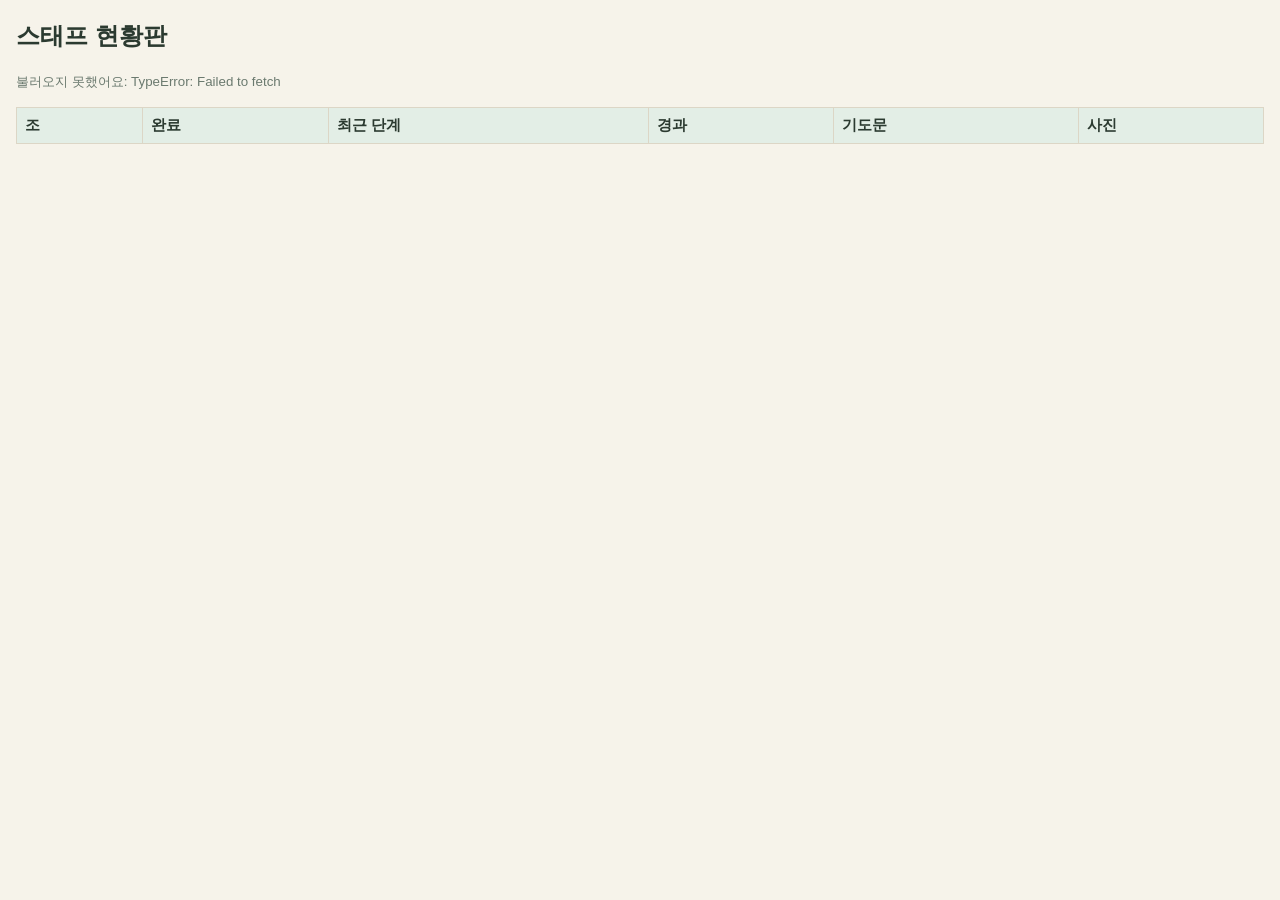
<file: staff.html>
<!doctype html>
<html lang="ko"><head><meta charset="utf-8"><meta name="viewport" content="width=device-width,initial-scale=1">
<title>스태프 현황판</title>
<style>body{font-family:-apple-system,"Malgun Gothic",sans-serif;margin:16px;background:#f6f3ea;color:#2b3a30}table{border-collapse:collapse;width:100%;background:#fff}th,td{border:1px solid #dcd6c6;padding:8px;text-align:left;font-size:15px}th{background:#e3eee6}.f{color:#3f6b4f;font-weight:700}small{color:#6b7a6f}</style></head>
<body><h2>스태프 현황판</h2><p><small id="st">불러오는 중…</small></p>
<table><thead><tr><th>조</th><th>완료</th><th>최근 단계</th><th>경과</th><th>기도문</th><th>사진</th></tr></thead><tbody id="tb"></tbody></table>
<script src="js/config.js"></script>
<script>
const TOTAL=7;
async function pull(){
  const st=document.getElementById('st');
  if(!CONFIG.endpoint){st.textContent='endpoint가 설정되지 않았어요 (js/config.js)';return;}
  try{
    const j=await (await fetch(CONFIG.endpoint+'?action=progress')).json();
    const rows=[1,2,3,4,5,6].map(g=>{const o=j.groups[g]||{done:[]};const done=o.done.length;
      const el=o.elapsed!=null&&o.elapsed!==''?Math.floor(o.elapsed/60)+'분':'-';
      return `<tr><td>${g}조</td><td class="${done>=TOTAL?'f':''}">${done}/${TOTAL}${done>=TOTAL?' 🏁':''}</td><td>${o.last||'-'}</td><td>${el}</td><td>${o.prayers||0}</td><td>${o.photos||0}</td></tr>`}).join('');
    document.getElementById('tb').innerHTML=rows;st.textContent='갱신 '+new Date().toLocaleTimeString();
  }catch(e){st.textContent='불러오지 못했어요: '+e;}
}
pull();setInterval(pull,10000);
</script></body></html>
</file>
<file: css/style.css>
:root{--bg:#f6f3ea;--card:#fff;--ink:#2b3a30;--sub:#6b7a6f;--g:#3f6b4f;--g2:#e3eee6;--warm:#d98c3f;--line:#dcd6c6;--bad:#c0504d}
*{box-sizing:border-box}
body{margin:0;background:var(--bg);color:var(--ink);font-family:-apple-system,"Apple SD Gothic Neo","Noto Sans KR","Malgun Gothic",sans-serif;font-size:17px;line-height:1.55;-webkit-text-size-adjust:100%}
#app{max-width:520px;margin:0 auto;min-height:100vh;display:flex;flex-direction:column}
.bar{display:flex;justify-content:space-between;align-items:center;padding:12px 16px;min-height:48px}
.back{color:var(--g);text-decoration:none;font-weight:600}
.who{background:var(--g2);color:var(--g);padding:2px 10px;border-radius:99px;font-size:14px;font-weight:600}
main{flex:1;padding:0 16px 24px}
.foot{padding:8px 16px 16px;text-align:center;color:var(--sub);font-size:12px}
h1{font-size:36px;margin:8px 0;letter-spacing:-1px}h2{font-size:22px;margin:4px 0 12px}h3{font-size:16px;margin:20px 0 8px;color:var(--g)}
.hero{text-align:center;padding-top:8vh}.leaf{font-size:56px}
.verse{font-size:18px;margin:20px 8px 4px;font-weight:600;word-break:keep-all}.ref{color:var(--sub);margin:0 0 20px}.lead{color:var(--sub);word-break:keep-all}
.btn{display:block;width:100%;text-align:center;background:var(--g);color:#fff;border:0;padding:15px;border-radius:14px;font-size:17px;font-weight:700;margin:16px 0 0;text-decoration:none;cursor:pointer}
.btn:disabled{opacity:.4}.btn.alt{background:var(--warm)}.btn.ghost{background:transparent;color:var(--g);border:1.5px solid var(--g)}
label{display:block;margin:16px 0 6px;font-weight:600}label.row{display:flex;gap:8px;font-weight:500;align-items:flex-start}
input[type=text],input:not([type]),textarea{width:100%;padding:13px;border:1.5px solid var(--line);border-radius:12px;font:inherit;background:#fff}
.chips{display:flex;flex-wrap:wrap;gap:8px}.chip{border:1.5px solid var(--line);background:#fff;border-radius:99px;padding:10px 16px;font:inherit;font-weight:600;color:var(--ink)}
.chip.on,.chip.pick{background:var(--g);color:#fff;border-color:var(--g)}.chip.used{opacity:.3}.chip.word{border-color:var(--g)}
.chips.line{min-height:48px;padding:8px;background:var(--g2);border-radius:12px}
.hint{color:var(--sub);font-size:14px;word-break:keep-all}.count{font-size:15px;color:var(--g);background:var(--g2);border-radius:99px;padding:2px 10px;vertical-align:middle}
.next{display:block;background:var(--g);color:#fff;border-radius:18px;padding:16px 18px;text-decoration:none;margin:14px 0}.next small{opacity:.8;display:block}.next b{font-size:24px;display:block}.next.ok{background:var(--warm)}
.steps{display:flex;flex-direction:column;gap:8px}.step{display:flex;align-items:center;gap:12px;background:var(--card);border:1.5px solid var(--line);border-radius:14px;padding:12px;text-decoration:none;color:inherit}
.step.cur{border-color:var(--g);box-shadow:0 0 0 3px var(--g2)}.step.done{opacity:.6}.dot{width:30px;height:30px;border-radius:50%;background:var(--g2);color:var(--g);display:grid;place-items:center;font-weight:700;flex:none}.step.done .dot{background:var(--g);color:#fff}
.txt{flex:1;display:flex;flex-direction:column}.txt small{color:var(--sub)}.t{font-size:12px;color:var(--sub)}
.links{display:flex;gap:8px;margin-top:16px;flex-wrap:wrap}.links a{flex:1;text-align:center;padding:12px 8px;background:#fff;border:1.5px solid var(--line);border-radius:12px;text-decoration:none;color:var(--ink);font-size:14px;font-weight:600;white-space:nowrap}
.shead{display:flex;gap:12px;align-items:center}.shead .ico{font-size:40px}.shead small{color:var(--sub)}.shead h2{margin:0}
.brief{background:#fff;border-radius:12px;padding:12px 14px;border:1px solid var(--line);word-break:keep-all}
.rules{padding-left:20px;color:var(--sub);font-size:15px;word-break:keep-all}
.timer{font-size:48px;text-align:center;font-variant-numeric:tabular-nums;font-weight:800;margin-top:8px}.timer.end{color:var(--bad)}
.kws{list-style:none;padding:0;margin:0;display:flex;flex-direction:column;gap:8px}.kw{display:flex;justify-content:space-between;gap:8px;align-items:center;background:#fff;border:1.5px solid var(--line);border-radius:12px;padding:10px 12px}.kw.ok{background:var(--g2);border-color:var(--g)}.kw button{background:var(--g);color:#fff;border:0;border-radius:8px;padding:8px 14px;font:inherit;font-weight:700}.kw button:disabled{opacity:.4}
.who2{font-size:13px;color:var(--sub);margin:12px 0 6px}
.q p{font-size:19px;font-weight:600;word-break:keep-all}.opt{display:block;width:100%;text-align:left;padding:14px;margin:8px 0;border:1.5px solid var(--line);background:#fff;border-radius:12px;font:inherit}.opt.wrong{background:#f6dcdb;border-color:var(--bad)}
.msg{margin-top:12px;color:var(--bad);font-size:15px;min-height:1em}
.clear{text-align:center;background:var(--g2);border-radius:18px;padding:24px 16px;margin:16px 0}.clear .big{font-size:26px;font-weight:800;color:var(--g)}.frag{font-size:22px;font-weight:700;margin:12px 0;word-break:keep-all}
.ok-box{background:var(--g2);border-radius:12px;padding:12px;font-weight:600;margin-top:12px}
.qrcard{text-align:center;background:#fff;border-radius:18px;padding:28px 16px;margin-top:16px;border:1.5px solid var(--line)}.word{font-size:44px;font-weight:800;color:var(--g);margin:8px 0}.story{font-size:19px;word-break:keep-all}
.prev{width:100%;border-radius:12px;margin-top:12px}
.pool{display:flex;flex-direction:column;gap:8px}.story-chip{text-align:left;padding:12px;border:1.5px solid var(--line);background:#fff;border-radius:12px;font:inherit;font-size:15px}.mk{display:inline-block;width:1.5em;color:var(--warm);font-weight:800}
.ord{display:flex;gap:8px;align-items:flex-start;background:var(--g2);border-radius:12px;padding:10px;margin-bottom:8px;font-size:15px}.ord .n{font-weight:800;color:var(--g)}.ord .tx{flex:1}.mv{display:flex;flex-direction:column;gap:4px}.mv button{border:0;background:#fff;border-radius:6px;padding:4px 8px}
.verse-box{background:#fff;border:1.5px dashed var(--g);border-radius:14px;padding:16px;font-size:20px;font-weight:700;word-break:keep-all;margin:14px 0;min-height:60px}.piece{color:var(--g)}.piece.empty{color:var(--line)}
.mapimg{width:100%;border-radius:12px}.flow{display:flex;flex-direction:column;align-items:center;gap:2px}.node{width:100%;background:#fff;border:1.5px solid var(--line);border-radius:12px;padding:8px 12px;display:grid;grid-template-columns:auto 1fr;column-gap:10px}.node span{grid-row:span 2;font-size:24px;align-self:center}.node small{color:var(--sub)}.node.cur{border-color:var(--g);background:var(--g2)}.node.done{opacity:.55}.arrow{color:var(--sub)}
.step.locked{opacity:.55;border-style:dashed}.node.locked{opacity:.55;border-style:dashed}
.links.sm button{flex:1;padding:10px 6px;background:#fff;border:1.5px solid var(--line);border-radius:12px;font:inherit;font-size:13px;color:var(--sub)}.links.sm a{font-size:13px;color:var(--sub)}.links.sm button:disabled{opacity:.4}
.cam{background:#000;border-radius:14px;overflow:hidden;aspect-ratio:3/4;display:grid;place-items:center}.cam video{width:100%;height:100%;object-fit:cover}
.kwbig{font-size:34px;font-weight:800;text-align:center;color:var(--g);background:#fff;border:2px solid var(--g);border-radius:18px;padding:28px 12px;margin:14px 0;word-break:keep-all}
.gate{margin-top:14px}
</file>
